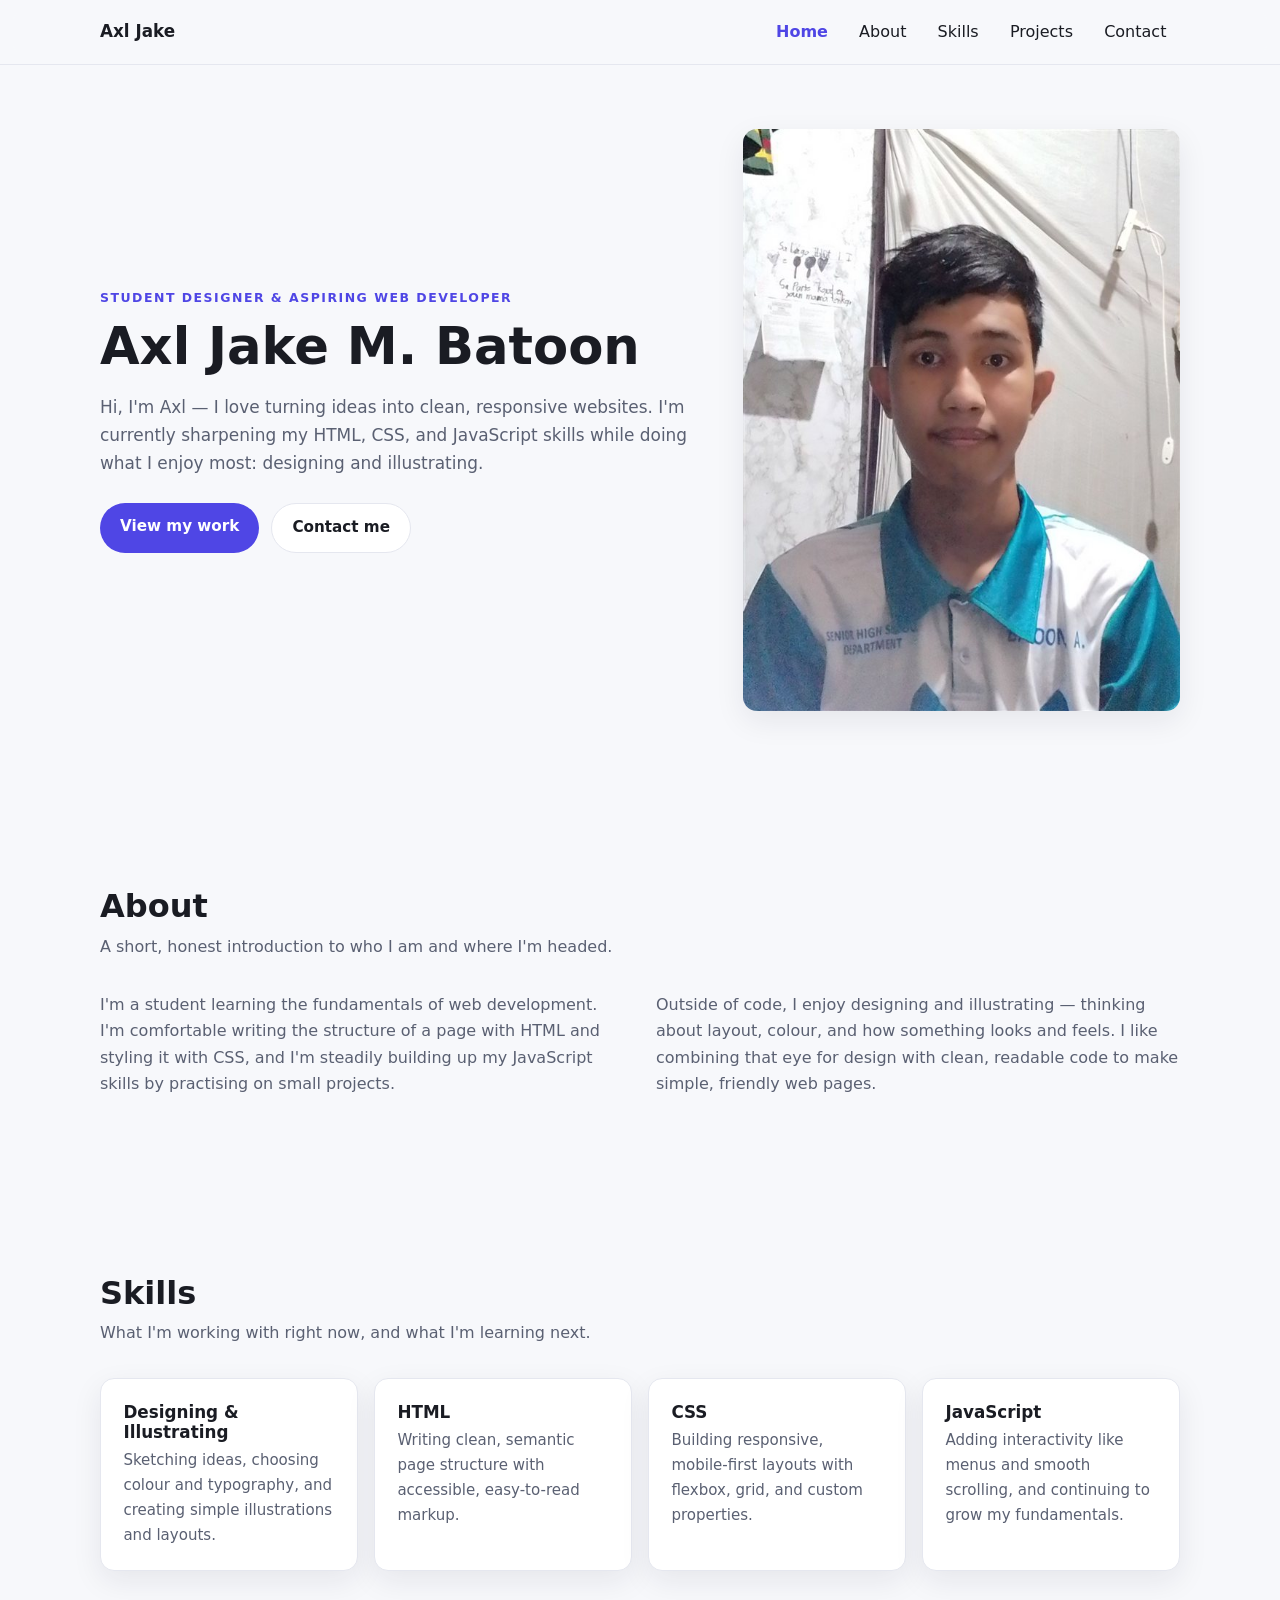
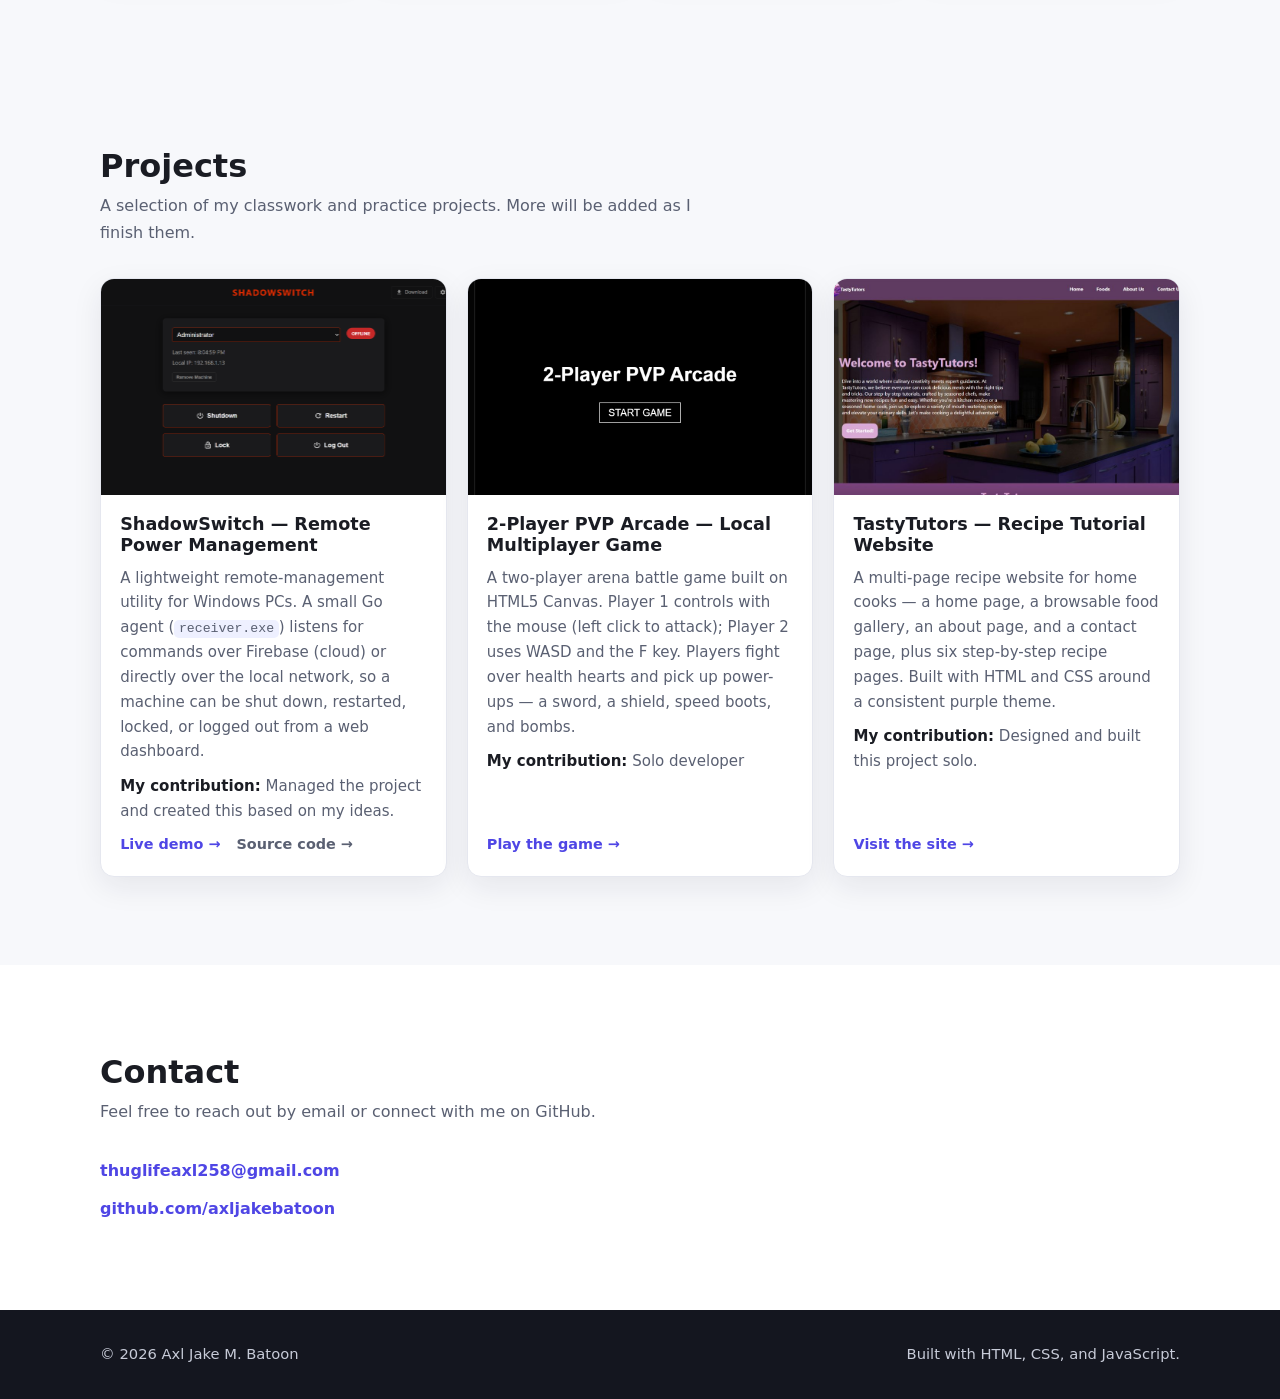
<file: index.html>
<!DOCTYPE html>
<html lang="en">
<head>
  <meta charset="UTF-8" />
  <meta name="viewport" content="width=device-width, initial-scale=1.0" />
  <meta name="description" content="Portfolio of Axl Jake M. Batoon — student designer and aspiring web developer." />
  <title>Axl Jake M. Batoon — Portfolio</title>
  <link rel="stylesheet" href="css/style.css" />
</head>
<body>
  <a class="skip-link" href="#home">Skip to content</a>

  <header class="site-header">
    <nav class="nav container" aria-label="Primary">
      <a class="nav__logo" href="#home">Axl Jake</a>

      <button
        class="nav__toggle"
        id="nav-toggle"
        aria-expanded="false"
        aria-controls="nav-menu"
        aria-label="Toggle navigation menu"
      >
        <span class="nav__toggle-bar"></span>
        <span class="nav__toggle-bar"></span>
        <span class="nav__toggle-bar"></span>
      </button>

      <ul class="nav__menu" id="nav-menu">
        <li><a href="#home">Home</a></li>
        <li><a href="#about">About</a></li>
        <li><a href="#skills">Skills</a></li>
        <li><a href="#projects">Projects</a></li>
        <li><a href="#contact">Contact</a></li>
      </ul>
    </nav>
  </header>

  <main>
    <!-- Home -->
    <section id="home" class="section hero">
      <div class="container hero__inner">
        <div class="hero__text">
          <p class="hero__eyebrow">Student Designer &amp; Aspiring Web Developer</p>
          <h1>Axl Jake M. Batoon</h1>
          <p class="hero__intro">
            Hi, I'm Axl — I love turning ideas into clean, responsive websites. I'm
            currently sharpening my HTML, CSS, and JavaScript skills while doing what
            I enjoy most: designing and illustrating.
          </p>
          <div class="hero__actions">
            <a class="btn btn--primary" href="#projects">View my work</a>
            <a class="btn btn--ghost" href="#contact">Contact me</a>
          </div>
        </div>

        <div class="hero__media">
          <img
            src="images/profile.jpg"
            alt="Portrait photo of Axl Jake M. Batoon"
            width="600"
            height="800"
          />
        </div>
      </div>
    </section>

    <!-- About -->
    <section id="about" class="section">
      <div class="container">
        <h2 class="section__title">About</h2>
        <p class="section__lead">
          A short, honest introduction to who I am and where I'm headed.
        </p>
        <div class="about__grid">
          <p>
            I'm a student learning the fundamentals of web development. I'm comfortable
            writing the structure of a page with HTML and styling it with CSS, and I'm
            steadily building up my JavaScript skills by practising on small projects.
          </p>
          <p>
            Outside of code, I enjoy designing and illustrating — thinking about layout,
            colour, and how something looks and feels. I like combining that eye for
            design with clean, readable code to make simple, friendly web pages.
          </p>
        </div>
      </div>
    </section>

    <!-- Skills -->
    <section id="skills" class="section">
      <div class="container">
        <h2 class="section__title">Skills</h2>
        <p class="section__lead">
          What I'm working with right now, and what I'm learning next.
        </p>
        <ul class="skills__grid">
          <li class="skill-card">
            <h3>Designing &amp; Illustrating</h3>
            <p>Sketching ideas, choosing colour and typography, and creating simple illustrations and layouts.</p>
          </li>
          <li class="skill-card">
            <h3>HTML</h3>
            <p>Writing clean, semantic page structure with accessible, easy-to-read markup.</p>
          </li>
          <li class="skill-card">
            <h3>CSS</h3>
            <p>Building responsive, mobile-first layouts with flexbox, grid, and custom properties.</p>
          </li>
          <li class="skill-card">
            <h3>JavaScript</h3>
            <p>Adding interactivity like menus and smooth scrolling, and continuing to grow my fundamentals.</p>
          </li>
        </ul>
      </div>
    </section>

    <!-- Projects -->
    <section id="projects" class="section">
      <div class="container">
        <h2 class="section__title">Projects</h2>
        <p class="section__lead">
          A selection of my classwork and practice projects. More will be added as I
          finish them.
        </p>

        <div class="projects__grid">
          <article class="project-card">
            <img src="images/shadow-switch-sceenshot.png" alt="ShadowSwitch web dashboard showing a selected machine and Shutdown, Restart, Lock, and Log Out controls" />
            <div class="project-card__body">
              <h3>ShadowSwitch — Remote Power Management</h3>
              <p>
                A lightweight remote-management utility for Windows PCs. A small Go agent
                (<code>receiver.exe</code>) listens for commands over Firebase (cloud) or
                directly over the local network, so a machine can be shut down, restarted,
                locked, or logged out from a web dashboard.
              </p>
              <p class="project-card__role">
                <strong>My contribution:</strong> Managed the project and created this based on my ideas.
              </p>
              <div class="project-card__links">
                <a class="project-card__link" href="https://project-fuoj8.vercel.app" target="_blank" rel="noopener noreferrer">Live demo &rarr;</a>
                <a class="project-card__link project-card__link--muted" href="https://github.com/Kevsssssss/shadow-switch" target="_blank" rel="noopener noreferrer">Source code &rarr;</a>
              </div>
            </div>
          </article>

          <article class="project-card">
            <img src="images/2-player-pvp.png" alt="Screenshot of the 2-Player PVP Arcade game showing the title menu and arena" />
            <div class="project-card__body">
              <h3>2-Player PVP Arcade — Local Multiplayer Game</h3>
              <p>
                A two-player arena battle game built on HTML5 Canvas. Player 1 controls
                with the mouse (left click to attack); Player 2 uses WASD and the F key.
                Players fight over health hearts and pick up power-ups — a sword, a
                shield, speed boots, and bombs.
              </p>
              <p class="project-card__role">
                <strong>My contribution:</strong> Solo developer
              </p>
              <div class="project-card__links">
                <a class="project-card__link" href="projects/2-player-pvp/" target="_blank" rel="noopener noreferrer">Play the game &rarr;</a>
              </div>
            </div>
          </article>

          <article class="project-card">
            <img src="images/tastytutors.jpg" alt="TastyTutors recipe website homepage showing a purple kitchen and the site navigation" />
            <div class="project-card__body">
              <h3>TastyTutors — Recipe Tutorial Website</h3>
              <p>
                A multi-page recipe website for home cooks — a home page, a browsable food
                gallery, an about page, and a contact page, plus six step-by-step recipe
                pages. Built with HTML and CSS around a consistent purple theme.
              </p>
              <p class="project-card__role">
                <strong>My contribution:</strong> Designed and built this project solo.
              </p>
              <div class="project-card__links">
                <a class="project-card__link" href="projects/TastyTutors/home.html" target="_blank" rel="noopener noreferrer">Visit the site &rarr;</a>
              </div>
            </div>
          </article>
        </div>
      </div>
    </section>

    <!-- Contact -->
    <section id="contact" class="section section--alt">
      <div class="container">
        <h2 class="section__title">Contact</h2>
        <p class="section__lead">
          Feel free to reach out by email or connect with me on GitHub.
        </p>
        <ul class="contact__list">
          <li>
            <a href="mailto:thuglifeaxl258@gmail.com">thuglifeaxl258@gmail.com</a>
          </li>
          <li>
            <a href="https://github.com/axljakebatoon" target="_blank" rel="noopener noreferrer">
              github.com/axljakebatoon
            </a>
          </li>
        </ul>
      </div>
    </section>
  </main>

  <footer class="site-footer">
    <div class="container site-footer__inner">
      <p>&copy; <span id="year">2026</span> Axl Jake M. Batoon</p>
      <p>Built with HTML, CSS, and JavaScript.</p>
    </div>
  </footer>

  <script src="js/script.js"></script>
</body>
</html>
</file>
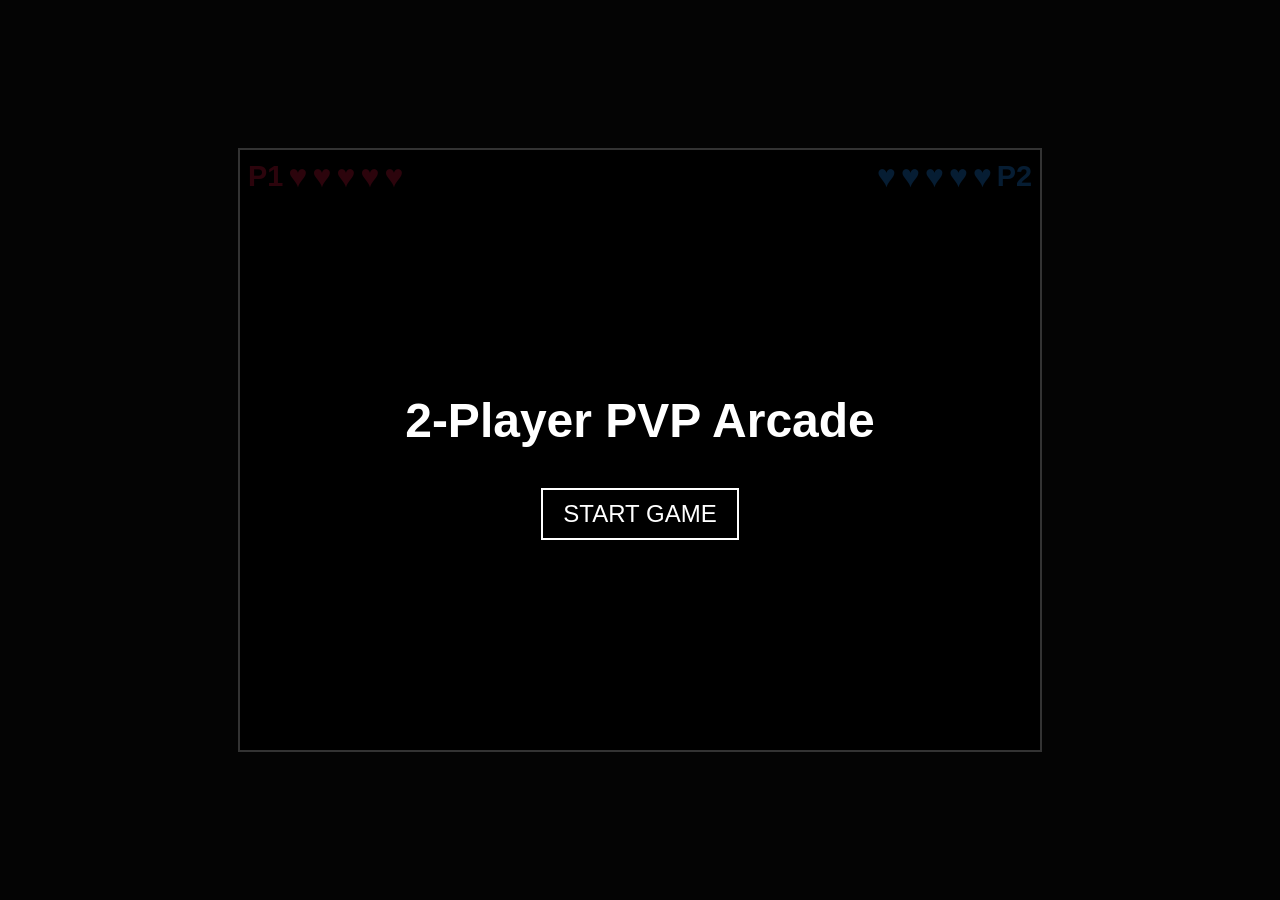
<file: projects/2-player-pvp/index.html>
<!DOCTYPE html>
<html lang="en">
<head>
    <meta charset="UTF-8">
    <meta name="viewport" content="width=device-width, initial-scale=1.0">
    <title>2-Player PVP Arcade</title>
    <link rel="stylesheet" href="style.css">
</head>
<body>
    <div id="menuOverlay" class="overlay">
        <h1>2-Player PVP Arcade</h1>
        <button id="startBtn" class="button">Start Game</button>
    </div>

    <div id="lobbyOverlay" class="overlay">
        <h1>Prepare</h1>
        <div class="player-status">
            <div class="p1-status">
                <p>Player 1 (Red)</p>
                <div id="p1ReadyDot" class="dot"></div>
                <p class="controls">Move: Mouse</p>
            </div>
            <div class="p2-status">
                <p>Player 2 (Blue)</p>
                <div id="p2ReadyDot" class="dot"></div>
                <p class="controls">Move: WASD</p>
            </div>
        </div>
        <p style="margin-top: 20px;">
            Player 1, move your mouse to ready up. <br> Player 2, press WASD to ready up.
        </p>
    </div>

    <div id="countdownOverlay" class="overlay">
        <p id="countdownText"></p>
    </div>

    <div id="gameOverOverlay" class="overlay">
        <h1 id="winnerText">Player X Wins!</h1>
        <button id="restartBtn" class="button">Restart</button>
    </div>

    <div class="game-container">
        <div id="gameUI">
            <div id="p1Hearts" class="health-bar">
                <p class="player-label" style="color: crimson;">P1</p>
            </div>
            <div id="p2Hearts" class="health-bar">
                <p class="player-label" style="color: dodgerblue;">P2</p>
            </div>
        </div>

        <canvas id="gameCanvas" width="800" height="600"></canvas>
    </div>

    <script src="script.js"></script>

</body>
</html>
</file>
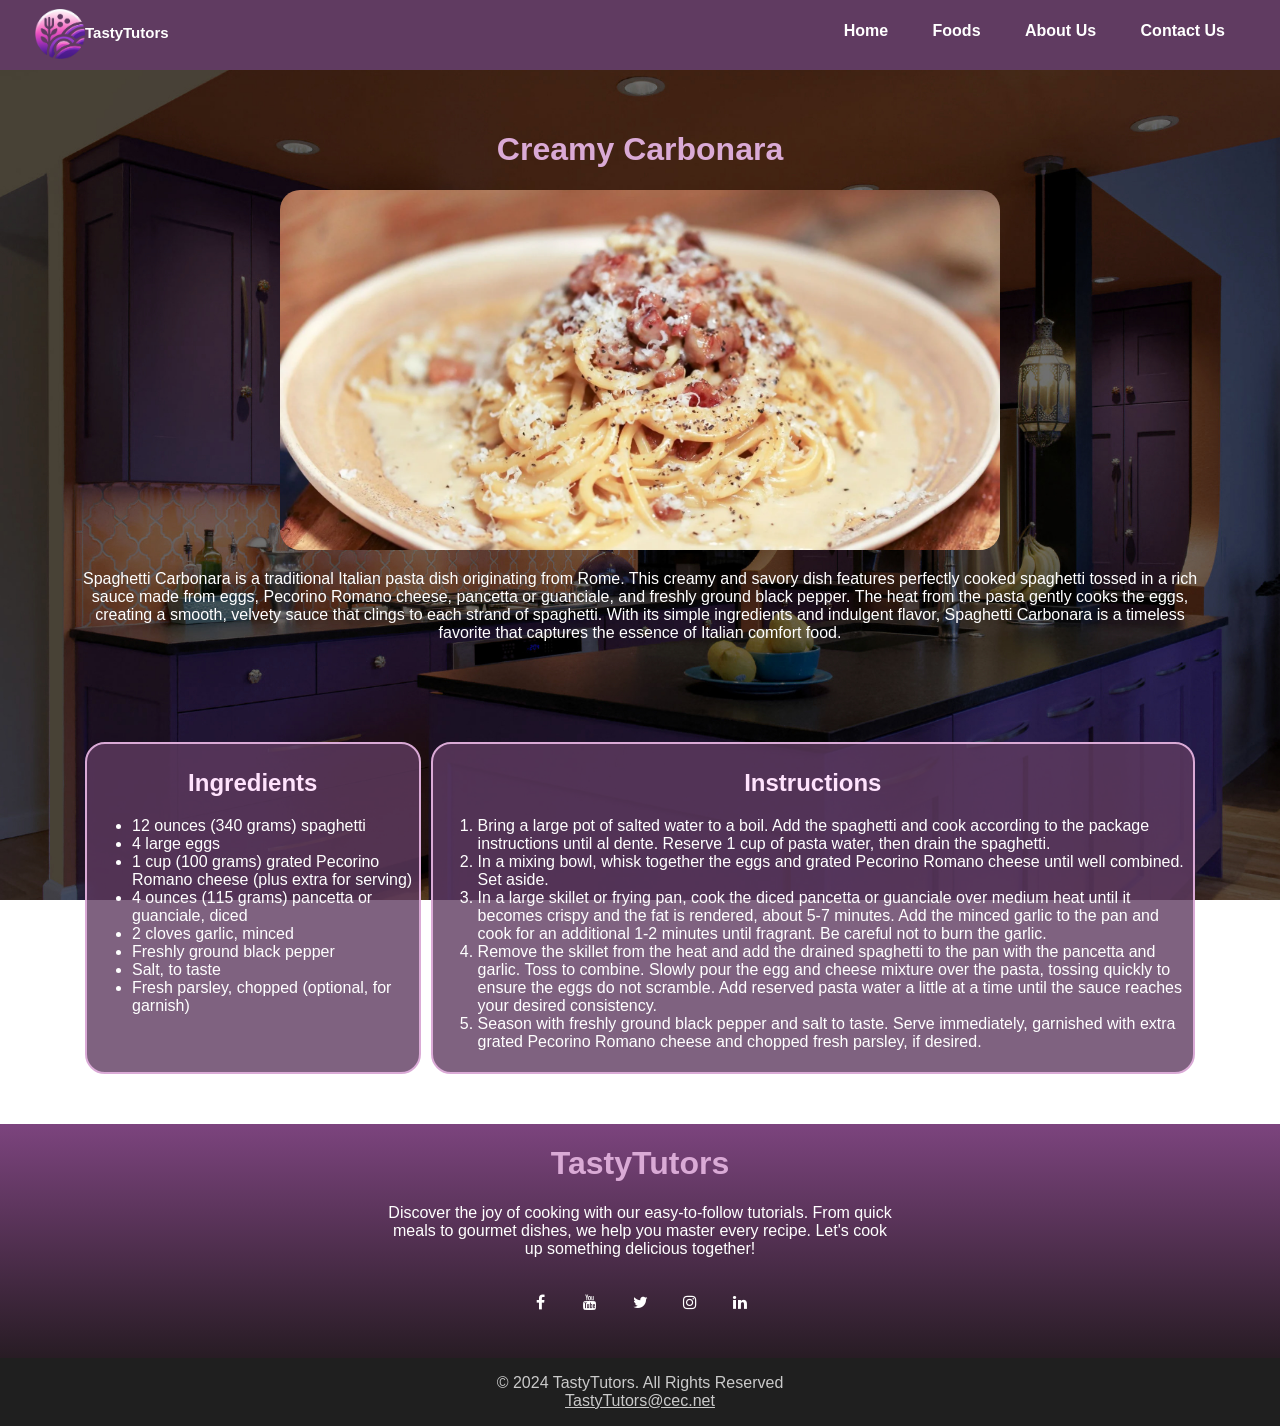
<file: projects/TastyTutors/1carbonara.html>
<!DOCTYPE html>

<html lang="en">
    <head>
        <meta charset="UTF-8">
        <meta name="viewport" content="width=device-width, initial-scale=1.0">
        <link rel="stylesheet" href="https://cdnjs.cloudflare.com/ajax/libs/font-awesome/4.7.0/css/font-awesome.min.css">
        <link rel="stylesheet" href="styles.css">
        <link rel="icon" href="media\icon.png" type="icon/jpg"><!--Butanganan og icon-->
        <title>Creamy Carbonara</title>
    </head>
    <body background="media/hero image.jpg">
        <nav>
            <div class="header-box">
                <div class="icon-area">
                    <a href="home.html">
                        <div class="icon-button">
                            <img src="media\icon.png" alt="icon"><!--Butanganan og icon-->
                            <p>TastyTutors</p>
                        </div>
                    </a>
                </div>
                <div class="nav-links">
                    <a href="home.html">Home</a>
                    <a href="foods.html">Foods</a>
                    <a href="about.html">About Us</a>
                    <a href="contact.html">Contact Us</a>
                </div>
            </div>
        </nav>
        <main>
            <div class="container">
                <div class="top-area">
                    <h1>Creamy Carbonara</h1>
                    <img src="media/1.webp" alt="image of carbonara">
                    <p>Spaghetti Carbonara is a traditional Italian pasta dish originating from Rome. This creamy and savory dish features perfectly cooked spaghetti tossed in a rich sauce made from eggs, Pecorino Romano cheese, pancetta or guanciale, and freshly ground black pepper. The heat from the pasta gently cooks the eggs, creating a smooth, velvety sauce that clings to each strand of spaghetti. With its simple ingredients and indulgent flavor, Spaghetti Carbonara is a timeless favorite that captures the essence of Italian comfort food.</p>
                </div>
                <div class="bottom-area">
                    <div class="box-info1">
                        <h2>Ingredients</h2>
                        <ul>
                            <li>12 ounces (340 grams) spaghetti</li>
                            <li>4 large eggs</li>
                            <li>1 cup (100 grams) grated Pecorino Romano cheese (plus extra for serving)</li>
                            <li>4 ounces (115 grams) pancetta or guanciale, diced</li>
                            <li>2 cloves garlic, minced</li>
                            <li>Freshly ground black pepper</li>
                            <li>Salt, to taste</li>
                            <li>Fresh parsley, chopped (optional, for garnish)</li>
                        </ul>
                    </div>
                    <div class="box-info2">
                        <h2>Instructions</h2>
                        <ol>
                            <li>Bring a large pot of salted water to a boil. Add the spaghetti and cook according to the package instructions until al dente. Reserve 1 cup of pasta water, then drain the spaghetti.</li>
                            <li>In a mixing bowl, whisk together the eggs and grated Pecorino Romano cheese until well combined. Set aside.</li>
                            <li>In a large skillet or frying pan, cook the diced pancetta or guanciale over medium heat until it becomes crispy and the fat is rendered, about 5-7 minutes. Add the minced garlic to the pan and cook for an additional 1-2 minutes until fragrant. Be careful not to burn the garlic.</li>
                            <li>Remove the skillet from the heat and add the drained spaghetti to the pan with the pancetta and garlic. Toss to combine. Slowly pour the egg and cheese mixture over the pasta, tossing quickly to ensure the eggs do not scramble. Add reserved pasta water a little at a time until the sauce reaches your desired consistency.</li>
                            <li>Season with freshly ground black pepper and salt to taste. Serve immediately, garnished with extra grated Pecorino Romano cheese and chopped fresh parsley, if desired.</li>
                        </ol>
                    </div>
                </div>
            </div>
        </main>
        <footer>
            <div class="footer-container1">
                <h1>TastyTutors</h1>
                <p>Discover the joy of cooking with our easy-to-follow tutorials. From quick meals to gourmet dishes, we help you master every recipe. Let's cook up something delicious together!</p>
                <div class="icon-area">
                    <div class="icon"><a href="#"><p class="fa fa-facebook"></p></a></div>
                    <div class="icon"><a href="#"><p class="fa fa-youtube"></p></a></div>
                    <div class="icon"><a href="#"><p class="fa fa-twitter"></p></a></div>
                    <div class="icon"><a href="#"><p class="fa fa-instagram"></p></a></div>
                    <div class="icon"><a href="#"><p class="fa fa-linkedin"></p></a></div>
                </div>
            </div>
            <div class="footer-container2">
                <p>&copy; 2024 TastyTutors. All Rights Reserved <br/> <a href="mailto: tastytutors@cec.net">TastyTutors@cec.net</a></p>
            </div>
        </footer>
    </body>
</html>
</file>
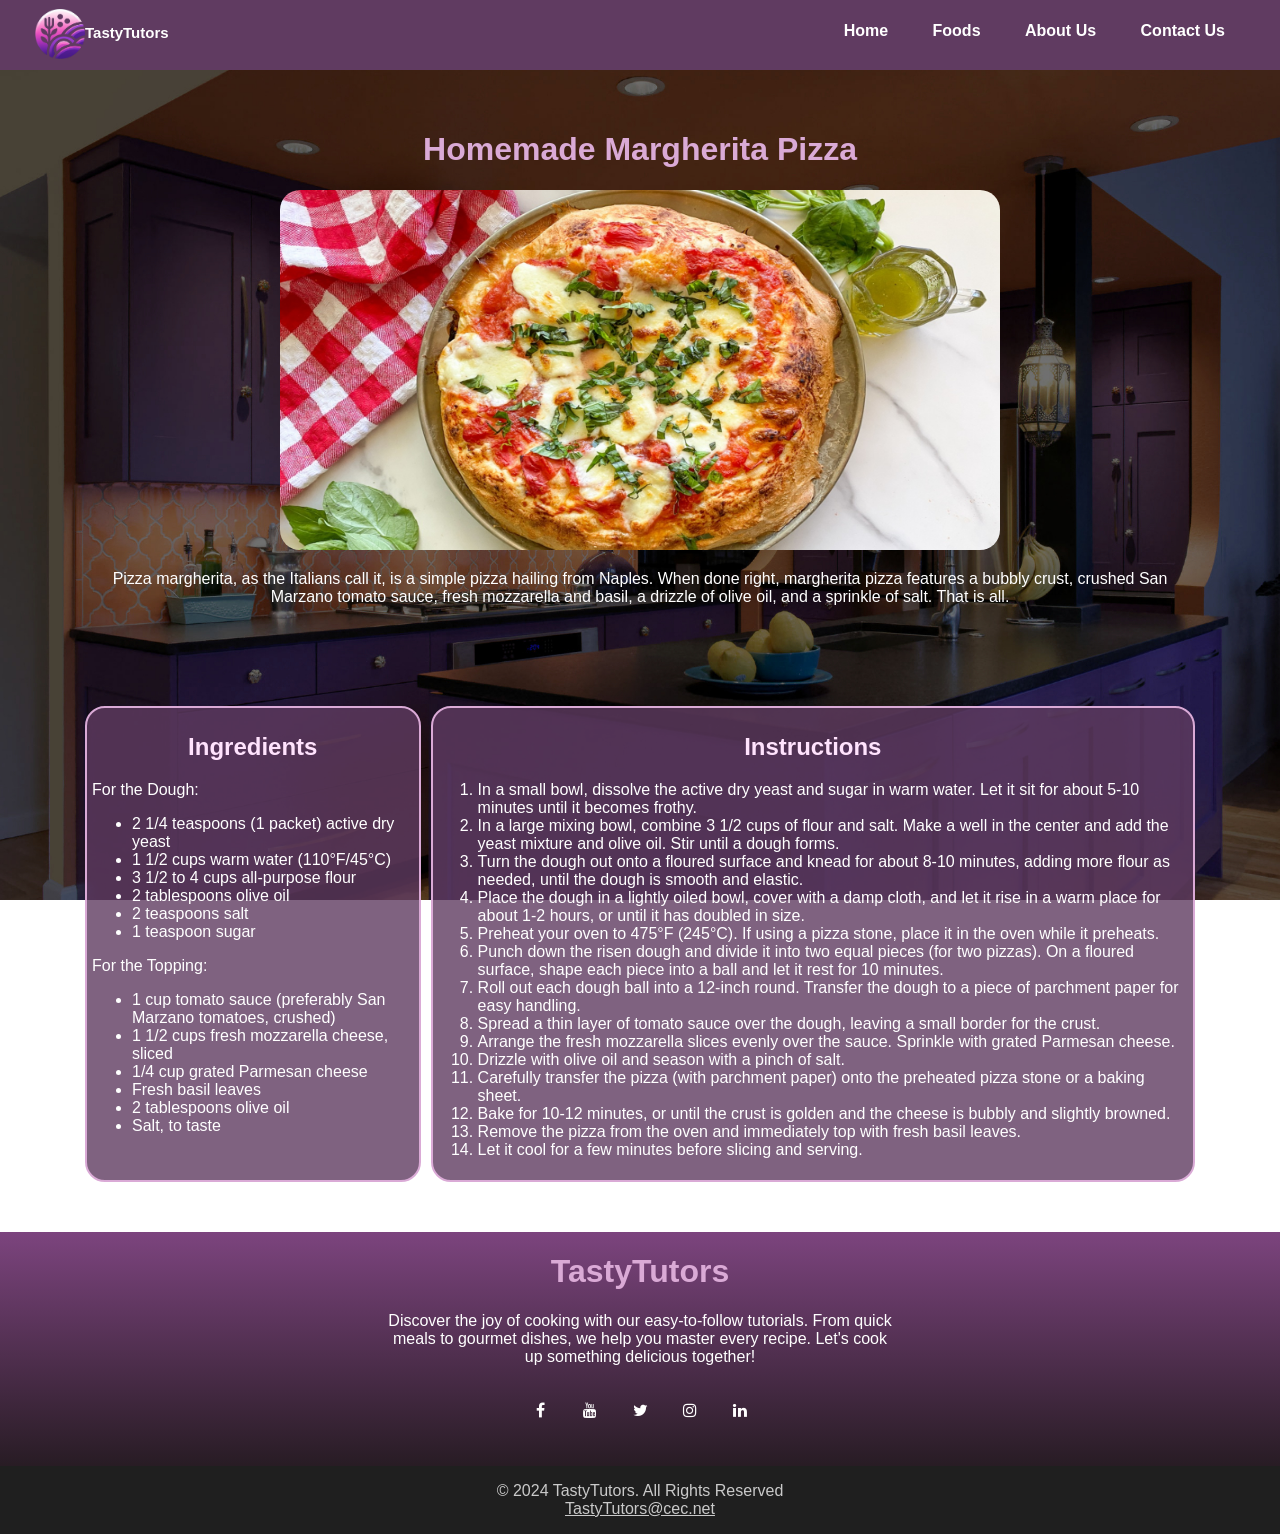
<file: projects/TastyTutors/2homemademargherita Pizza.html>
<!DOCTYPE html>

<html lang="en">
    <head>
        <meta charset="UTF-8">
        <meta name="viewport" content="width=device-width, initial-scale=1.0">
        <link rel="stylesheet" href="https://cdnjs.cloudflare.com/ajax/libs/font-awesome/4.7.0/css/font-awesome.min.css">
        <link rel="stylesheet" href="styles.css">
        <link rel="icon" href="media\icon.png" type="icon/jpg"><!--Butanganan og icon-->
        <title>Homemade Margherita Pizza</title>
    </head>
    <body background="media/hero image.jpg">
        <nav>
            <div class="header-box">
                <div class="icon-area">
                    <a href="home.html">
                        <div class="icon-button">
                            <img src="media\icon.png" alt="icon"><!--Butanganan og icon-->
                            <p>TastyTutors</p>
                        </div>
                    </a>
                </div>
                <div class="nav-links">
                    <a href="home.html">Home</a>
                    <a href="foods.html">Foods</a>
                    <a href="about.html">About Us</a>
                    <a href="contact.html">Contact Us</a>
                </div>
            </div>
        </nav>
        <main>
            <div class="container">
                <div class="top-area">
                    <h1>Homemade Margherita Pizza</h1>
                    <img src="media/2.jpg" alt="image of margherita pizza">
                    <p>Pizza margherita, as the Italians call it, is a simple pizza hailing from Naples. When done right, margherita pizza features a bubbly crust, crushed San Marzano tomato sauce, fresh mozzarella and basil, a drizzle of olive oil, and a sprinkle of salt. That is all.</p>
                </div>
                <div class="bottom-area">
                    <div class="box-info1">
                        <h2>Ingredients</h2>
                        <p>For the Dough:</p>
                        <ul>
                            <li>2 1/4 teaspoons (1 packet) active dry yeast</li>
                            <li>1 1/2 cups warm water (110°F/45°C)</li>
                            <li>3 1/2 to 4 cups all-purpose flour</li>
                            <li>2 tablespoons olive oil</li>
                            <li>2 teaspoons salt</li>
                            <li>1 teaspoon sugar</li>
                        </ul>
                        <p>For the Topping:</p>
                        <ul>
                            <li>1 cup tomato sauce (preferably San Marzano tomatoes, crushed)</li>
                            <li>1 1/2 cups fresh mozzarella cheese, sliced</li>
                            <li>1/4 cup grated Parmesan cheese</li>
                            <li>Fresh basil leaves</li>
                            <li>2 tablespoons olive oil</li>
                            <li>Salt, to taste</li>
                        </ul>
                    </div>
                    <div class="box-info2">
                        <h2>Instructions</h2>
                        <ol>
                            <li>In a small bowl, dissolve the active dry yeast and sugar in warm water. Let it sit for about 5-10 minutes until it becomes frothy.</li>
                            <li>In a large mixing bowl, combine 3 1/2 cups of flour and salt. Make a well in the center and add the yeast mixture and olive oil. Stir until a dough forms.</li>
                            <li>Turn the dough out onto a floured surface and knead for about 8-10 minutes, adding more flour as needed, until the dough is smooth and elastic.</li>
                            <li>Place the dough in a lightly oiled bowl, cover with a damp cloth, and let it rise in a warm place for about 1-2 hours, or until it has doubled in size.</li>
                            <li>Preheat your oven to 475°F (245°C). If using a pizza stone, place it in the oven while it preheats.</li>
                            <li>Punch down the risen dough and divide it into two equal pieces (for two pizzas). On a floured surface, shape each piece into a ball and let it rest for 10 minutes.</li>
                            <li>Roll out each dough ball into a 12-inch round. Transfer the dough to a piece of parchment paper for easy handling.</li>
                            <li>Spread a thin layer of tomato sauce over the dough, leaving a small border for the crust.</li>
                            <li>Arrange the fresh mozzarella slices evenly over the sauce. Sprinkle with grated Parmesan cheese.</li>
                            <li>Drizzle with olive oil and season with a pinch of salt.</li>
                            <li>Carefully transfer the pizza (with parchment paper) onto the preheated pizza stone or a baking sheet.</li>
                            <li>Bake for 10-12 minutes, or until the crust is golden and the cheese is bubbly and slightly browned.</li>
                            <li>Remove the pizza from the oven and immediately top with fresh basil leaves.</li>
                            <li>Let it cool for a few minutes before slicing and serving.</li>

                        </ol>
                    </div>
                </div>
            </div>
        </main>
        <footer>
            <div class="footer-container1">
                <h1>TastyTutors</h1>
                <p>Discover the joy of cooking with our easy-to-follow tutorials. From quick meals to gourmet dishes, we help you master every recipe. Let's cook up something delicious together!</p>
                <div class="icon-area">
                    <div class="icon"><a href="#"><p class="fa fa-facebook"></p></a></div>
                    <div class="icon"><a href="#"><p class="fa fa-youtube"></p></a></div>
                    <div class="icon"><a href="#"><p class="fa fa-twitter"></p></a></div>
                    <div class="icon"><a href="#"><p class="fa fa-instagram"></p></a></div>
                    <div class="icon"><a href="#"><p class="fa fa-linkedin"></p></a></div>
                </div>
            </div>
            <div class="footer-container2">
                <p>&copy; 2024 TastyTutors. All Rights Reserved <br/> <a href="mailto: tastytutors@cec.net">TastyTutors@cec.net</a></p>
            </div>
        </footer>
    </body>
</html>
</file>
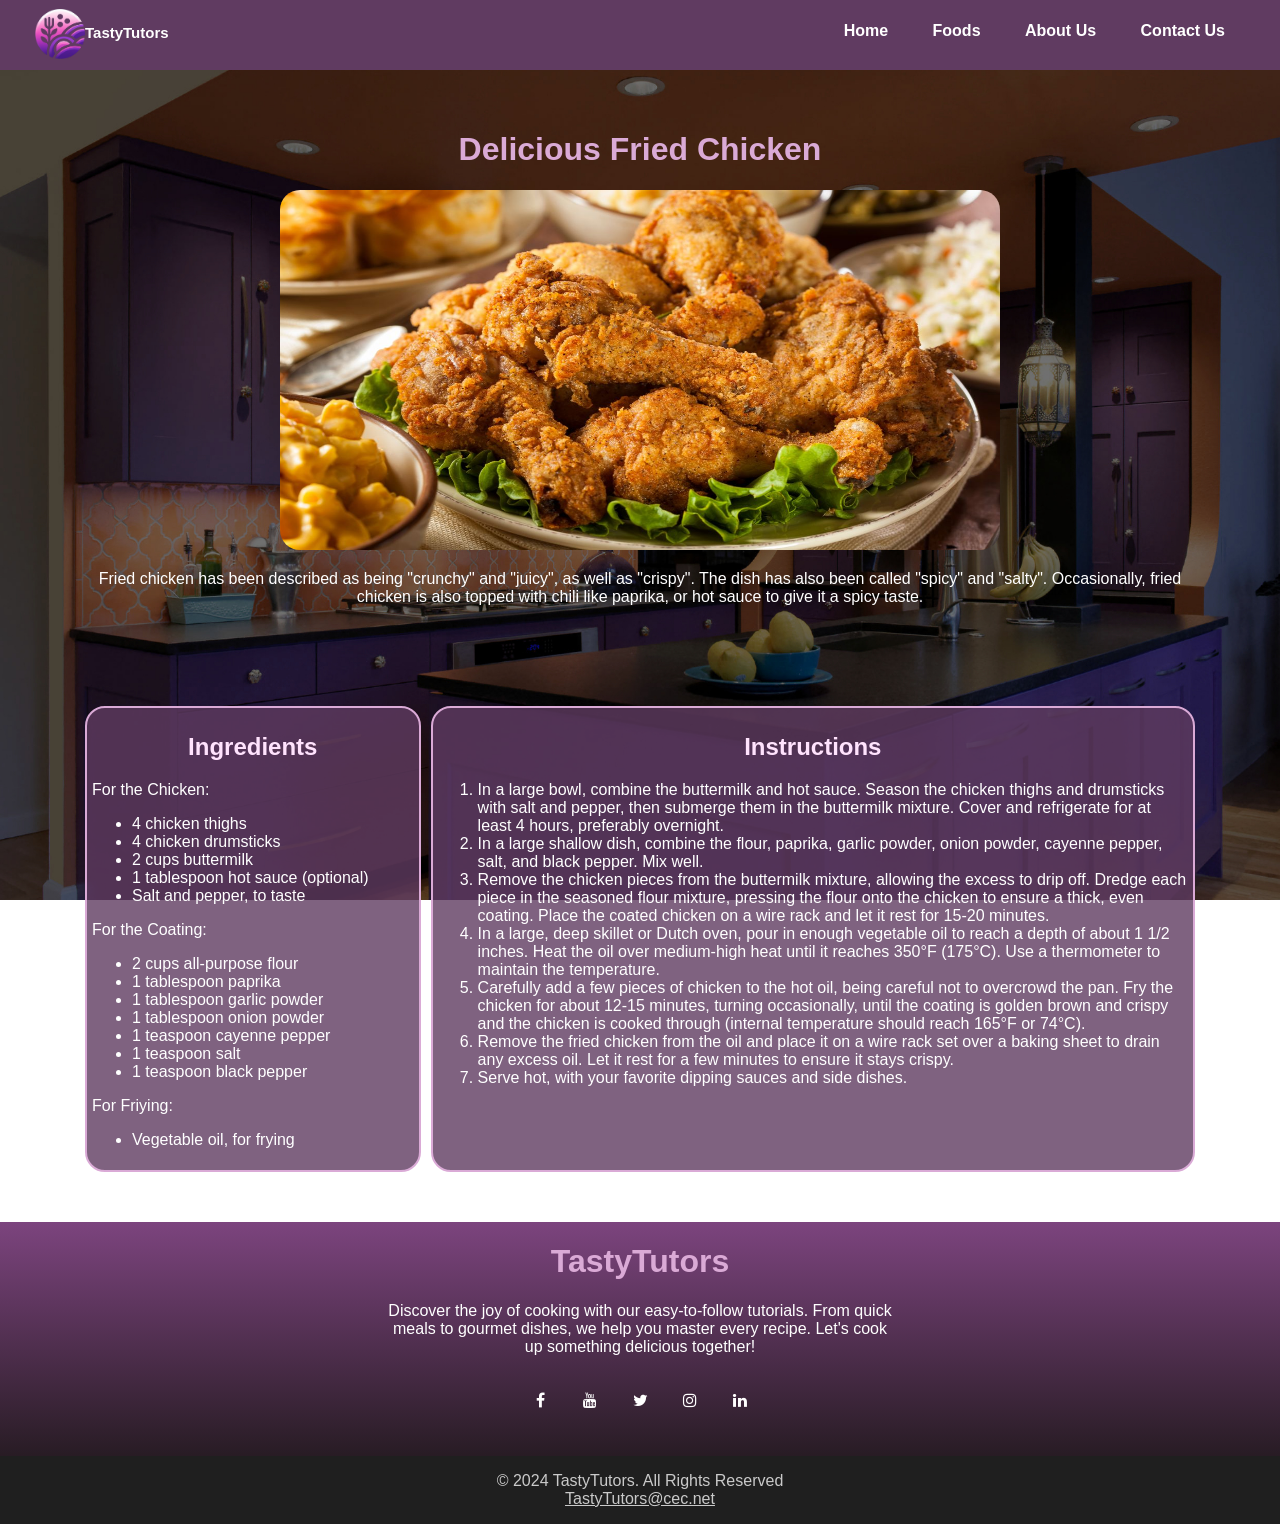
<file: projects/TastyTutors/3friedchicken.html>
<!DOCTYPE html>

<html lang="en">
    <head>
        <meta charset="UTF-8">
        <meta name="viewport" content="width=device-width, initial-scale=1.0">
        <link rel="stylesheet" href="https://cdnjs.cloudflare.com/ajax/libs/font-awesome/4.7.0/css/font-awesome.min.css">
        <link rel="stylesheet" href="styles.css">
        <link rel="icon" href="media\icon.png" type="icon/jpg"><!--Butanganan og icon-->
        <title>Delicious Fried Chicken</title>
    </head>
    <body background="media/hero image.jpg">
        <nav>
            <div class="header-box">
                <div class="icon-area">
                    <a href="home.html">
                        <div class="icon-button">
                            <img src="media\icon.png" alt="icon"><!--Butanganan og icon-->
                            <p>TastyTutors</p>
                        </div>
                    </a>
                </div>
                <div class="nav-links">
                    <a href="home.html">Home</a>
                    <a href="foods.html">Foods</a>
                    <a href="about.html">About Us</a>
                    <a href="contact.html">Contact Us</a>
                </div>
            </div>
        </nav>
        <main>
            <div class="container">
                <div class="top-area">
                    <h1>Delicious Fried Chicken</h1>
                    <img src="media/3.jpg" alt="image of fried chicken">
                    <p>Fried chicken has been described as being "crunchy" and "juicy", as well as "crispy". The dish has also been called "spicy" and "salty". Occasionally, fried chicken is also topped with chili like paprika, or hot sauce to give it a spicy taste.</p>
                </div>
                <div class="bottom-area">
                    <div class="box-info1">
                        <h2>Ingredients</h2>
                        <p>For the Chicken:</p>
                        <ul>
                            <li>4 chicken thighs</li>
                            <li>4 chicken drumsticks</li>
                            <li>2 cups buttermilk</li>
                            <li>1 tablespoon hot sauce (optional)</li>
                            <li>Salt and pepper, to taste</li>
                        </ul>
                        <p>For the Coating:</p>
                        <ul>
                            <li>2 cups all-purpose flour</li>
                            <li>1 tablespoon paprika</li>
                            <li>1 tablespoon garlic powder</li>
                            <li>1 tablespoon onion powder</li>
                            <li>1 teaspoon cayenne pepper</li>
                            <li>1 teaspoon salt</li>
                            <li>1 teaspoon black pepper</li>
                        </ul>
                        <p>For Friying:</p>
                        <ul>
                            <li>Vegetable oil, for frying</li>
                        </ul>
                    </div>
                    <div class="box-info2">
                        <h2>Instructions</h2>
                        <ol>
                            <li>In a large bowl, combine the buttermilk and hot sauce. Season the chicken thighs and drumsticks with salt and pepper, then submerge them in the buttermilk mixture. Cover and refrigerate for at least 4 hours, preferably overnight.</li>
                            <li>In a large shallow dish, combine the flour, paprika, garlic powder, onion powder, cayenne pepper, salt, and black pepper. Mix well.</li>
                            <li>Remove the chicken pieces from the buttermilk mixture, allowing the excess to drip off. Dredge each piece in the seasoned flour mixture, pressing the flour onto the chicken to ensure a thick, even coating. Place the coated chicken on a wire rack and let it rest for 15-20 minutes.</li>
                            <li>In a large, deep skillet or Dutch oven, pour in enough vegetable oil to reach a depth of about 1 1/2 inches. Heat the oil over medium-high heat until it reaches 350°F (175°C). Use a thermometer to maintain the temperature.</li>
                            <li>Carefully add a few pieces of chicken to the hot oil, being careful not to overcrowd the pan. Fry the chicken for about 12-15 minutes, turning occasionally, until the coating is golden brown and crispy and the chicken is cooked through (internal temperature should reach 165°F or 74°C).</li>
                            <li>Remove the fried chicken from the oil and place it on a wire rack set over a baking sheet to drain any excess oil. Let it rest for a few minutes to ensure it stays crispy.</li>
                            <li>Serve hot, with your favorite dipping sauces and side dishes.</li>
                        </ol>
                    </div>
                </div>
            </div>
        </main>
        <footer>
            <div class="footer-container1">
                <h1>TastyTutors</h1>
                <p>Discover the joy of cooking with our easy-to-follow tutorials. From quick meals to gourmet dishes, we help you master every recipe. Let's cook up something delicious together!</p>
                <div class="icon-area">
                    <div class="icon"><a href="#"><p class="fa fa-facebook"></p></a></div>
                    <div class="icon"><a href="#"><p class="fa fa-youtube"></p></a></div>
                    <div class="icon"><a href="#"><p class="fa fa-twitter"></p></a></div>
                    <div class="icon"><a href="#"><p class="fa fa-instagram"></p></a></div>
                    <div class="icon"><a href="#"><p class="fa fa-linkedin"></p></a></div>
                </div>
            </div>
            <div class="footer-container2">
                <p>&copy; 2024 TastyTutors. All Rights Reserved <br/> <a href="mailto: tastytutors@cec.net">TastyTutors@cec.net</a></p>
            </div>
        </footer>
    </body>
</html>
</file>
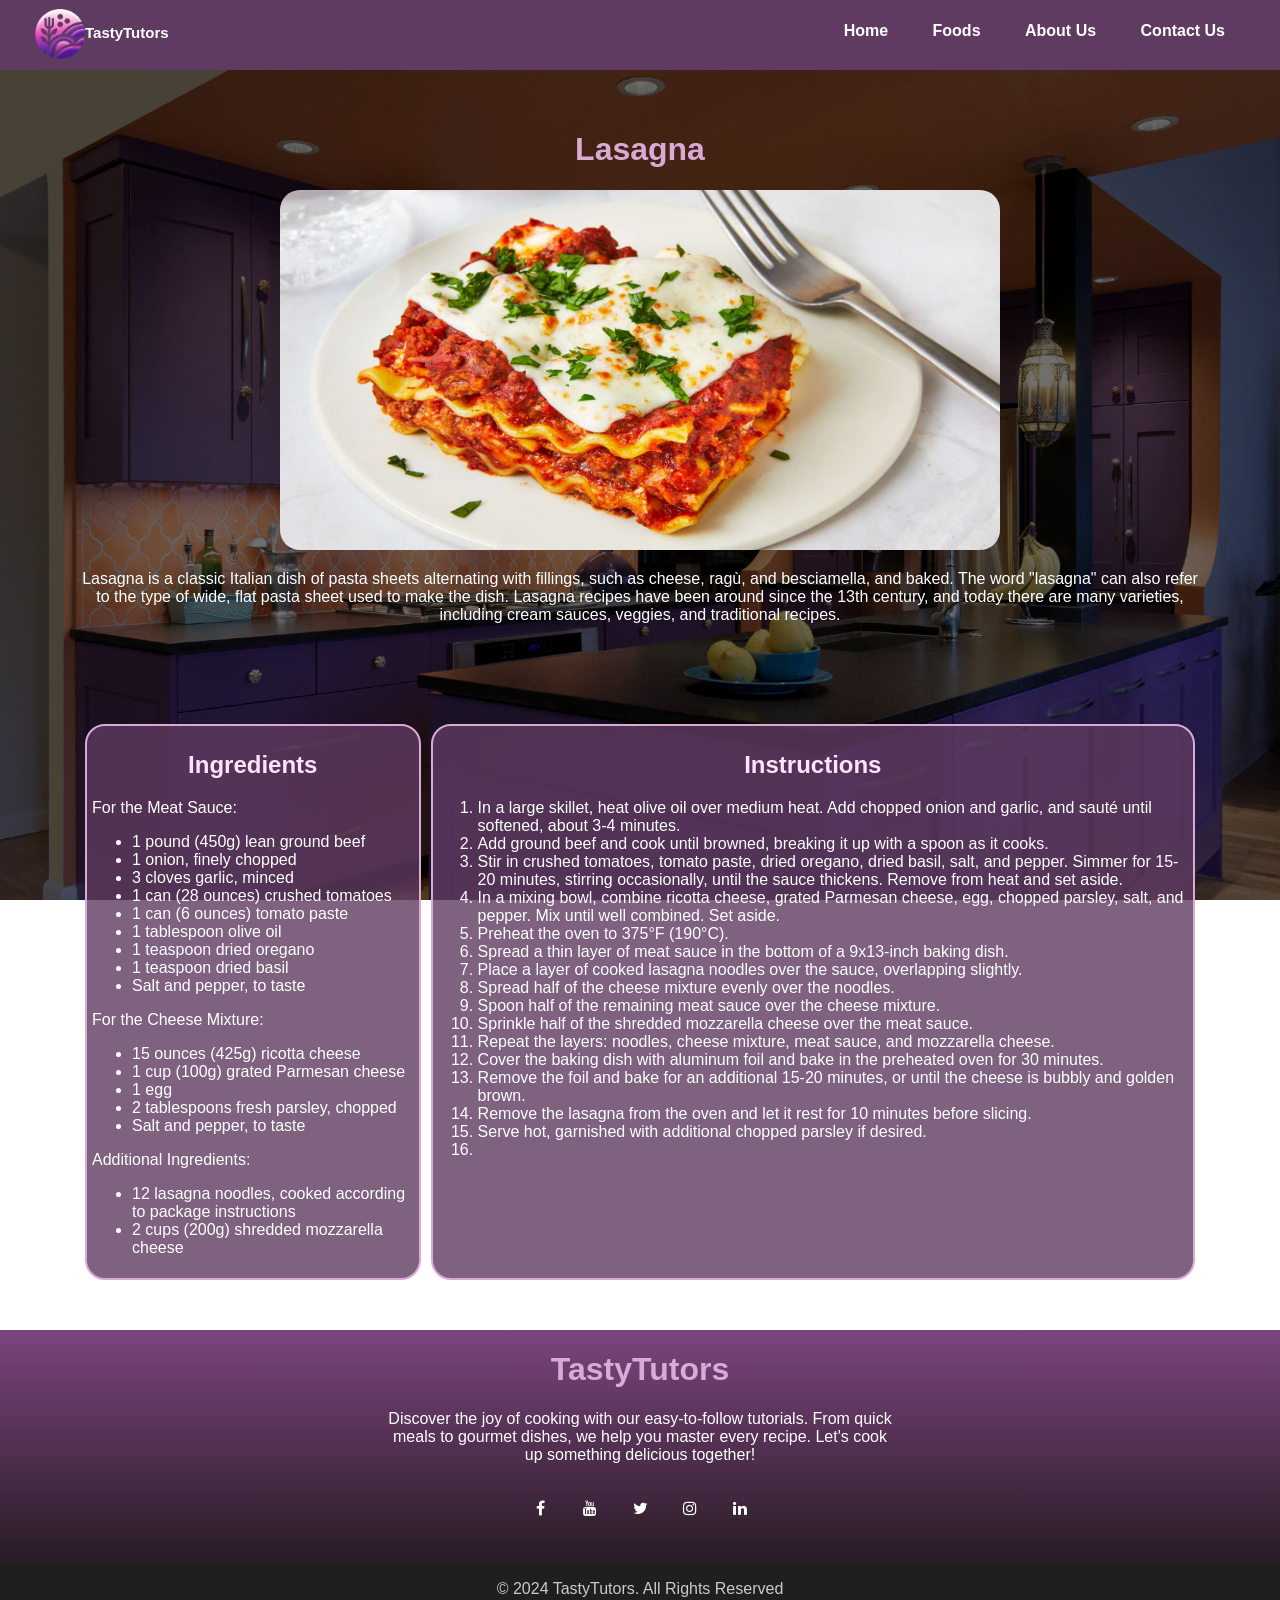
<file: projects/TastyTutors/4lasagna.html>
<!DOCTYPE html>

<html lang="en">
    <head>
        <meta charset="UTF-8">
        <meta name="viewport" content="width=device-width, initial-scale=1.0">
        <link rel="stylesheet" href="https://cdnjs.cloudflare.com/ajax/libs/font-awesome/4.7.0/css/font-awesome.min.css">
        <link rel="stylesheet" href="styles.css">
        <link rel="icon" href="media\icon.png" type="icon/jpg"><!--Butanganan og icon-->
        <title>Lasagna</title>
    </head>
    <body background="media/hero image.jpg">
        <nav>
            <div class="header-box">
                <div class="icon-area">
                    <a href="home.html">
                        <div class="icon-button">
                            <img src="media\icon.png" alt="icon"><!--Butanganan og icon-->
                            <p>TastyTutors</p>
                        </div>
                    </a>
                </div>
                <div class="nav-links">
                    <a href="home.html">Home</a>
                    <a href="foods.html">Foods</a>
                    <a href="about.html">About Us</a>
                    <a href="contact.html">Contact Us</a>
                </div>
            </div>
        </nav>
        <main>
            <div class="container">
                <div class="top-area">
                    <h1>Lasagna</h1>
                    <img src="media/4.jpg" alt="image of fried lasagna">
                    <p>Lasagna is a classic Italian dish of pasta sheets alternating with fillings, such as cheese, ragù, and besciamella, and baked. The word "lasagna" can also refer to the type of wide, flat pasta sheet used to make the dish. Lasagna recipes have been around since the 13th century, and today there are many varieties, including cream sauces, veggies, and traditional recipes.</p>
                </div>
                <div class="bottom-area">
                    <div class="box-info1">
                        <h2>Ingredients</h2>
                        <p>For the Meat Sauce:</p>
                        <ul>
                            <li>1 pound (450g) lean ground beef</li>
                            <li>1 onion, finely chopped</li>
                            <li>3 cloves garlic, minced</li>
                            <li>1 can (28 ounces) crushed tomatoes</li>
                            <li>1 can (6 ounces) tomato paste</li>
                            <li>1 tablespoon olive oil</li>
                            <li>1 teaspoon dried oregano</li>
                            <li>1 teaspoon dried basil</li>
                            <li>Salt and pepper, to taste</li>
                        </ul>
                        <p>For the  Cheese Mixture:</p>
                        <ul>
                            <li>15 ounces (425g) ricotta cheese</li>
                            <li>1 cup (100g) grated Parmesan cheese</li>
                            <li>1 egg</li>
                            <li>2 tablespoons fresh parsley, chopped</li>
                            <li>Salt and pepper, to taste</li>
                        </ul>
                        <p>Additional Ingredients:</p>
                        <ul>
                            <li>12 lasagna noodles, cooked according to package instructions</li>
                            <li>2 cups (200g) shredded mozzarella cheese</li>
                        </ul>
                    </div>
                    <div class="box-info2">
                        <h2>Instructions</h2>
                        <ol>
                            <li>In a large skillet, heat olive oil over medium heat. Add chopped onion and garlic, and sauté until softened, about 3-4 minutes.</li>
                            <li>Add ground beef and cook until browned, breaking it up with a spoon as it cooks.</li>
                            <li>Stir in crushed tomatoes, tomato paste, dried oregano, dried basil, salt, and pepper. Simmer for 15-20 minutes, stirring occasionally, until the sauce thickens. Remove from heat and set aside.</li>
                            <li>In a mixing bowl, combine ricotta cheese, grated Parmesan cheese, egg, chopped parsley, salt, and pepper. Mix until well combined. Set aside.</li>
                            <li>Preheat the oven to 375°F (190°C).</li>
                            <li>Spread a thin layer of meat sauce in the bottom of a 9x13-inch baking dish.</li>
                            <li>Place a layer of cooked lasagna noodles over the sauce, overlapping slightly.</li>
                            <li>Spread half of the cheese mixture evenly over the noodles.</li>
                            <li>Spoon half of the remaining meat sauce over the cheese mixture.</li>
                            <li>Sprinkle half of the shredded mozzarella cheese over the meat sauce.</li>
                            <li>Repeat the layers: noodles, cheese mixture, meat sauce, and mozzarella cheese.</li>
                            <li>Cover the baking dish with aluminum foil and bake in the preheated oven for 30 minutes.</li>
                            <li>Remove the foil and bake for an additional 15-20 minutes, or until the cheese is bubbly and golden brown.</li>
                            <li>Remove the lasagna from the oven and let it rest for 10 minutes before slicing.</li>
                            <li>Serve hot, garnished with additional chopped parsley if desired.<li>
                        </ol>
                    </div>
                </div>
            </div>
        </main>
        <footer>
            <div class="footer-container1">
                <h1>TastyTutors</h1>
                <p>Discover the joy of cooking with our easy-to-follow tutorials. From quick meals to gourmet dishes, we help you master every recipe. Let's cook up something delicious together!</p>
                <div class="icon-area">
                    <div class="icon"><a href="#"><p class="fa fa-facebook"></p></a></div>
                    <div class="icon"><a href="#"><p class="fa fa-youtube"></p></a></div>
                    <div class="icon"><a href="#"><p class="fa fa-twitter"></p></a></div>
                    <div class="icon"><a href="#"><p class="fa fa-instagram"></p></a></div>
                    <div class="icon"><a href="#"><p class="fa fa-linkedin"></p></a></div>
                </div>
            </div>
            <div class="footer-container2">
                <p>&copy; 2024 TastyTutors. All Rights Reserved <br/> <a href="mailto: tastytutors@cec.net">TastyTutors@cec.net</a></p>
            </div>
        </footer>
    </body>
</html>
</file>
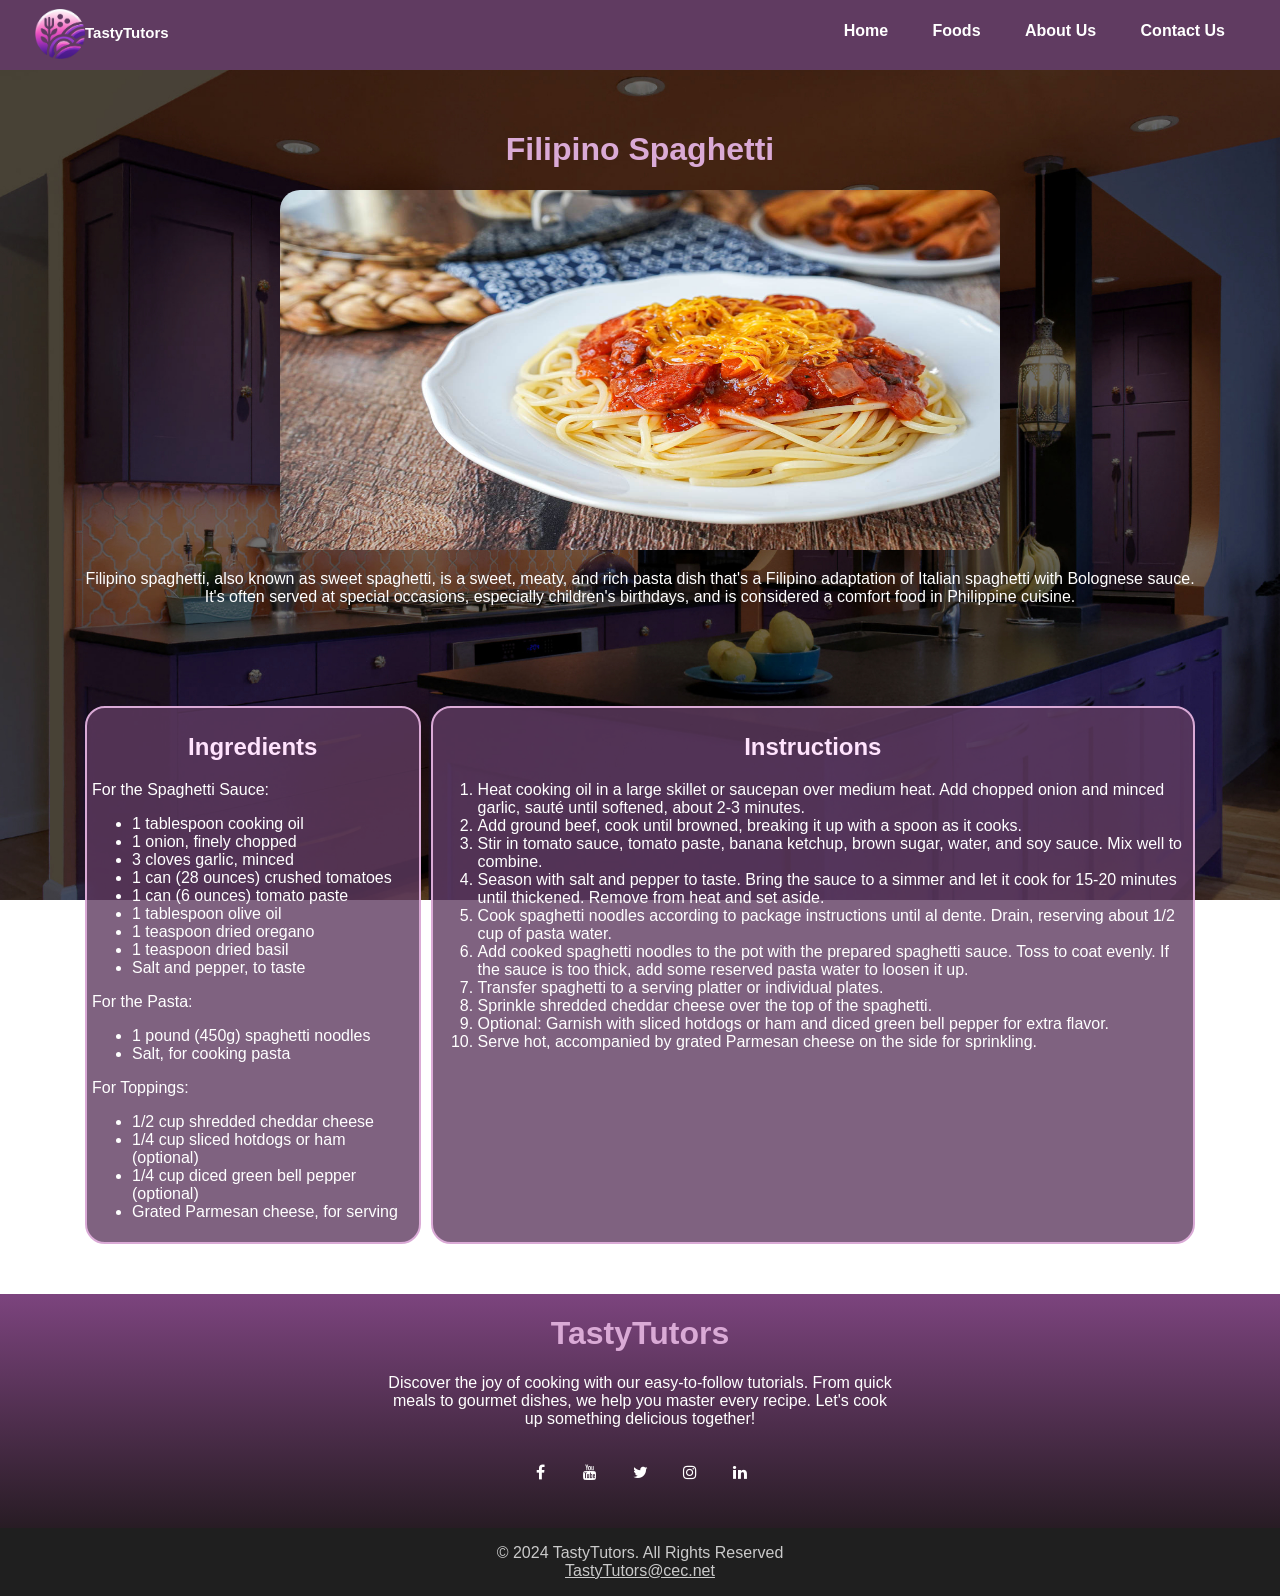
<file: projects/TastyTutors/5filipinospagetti.html>
<!DOCTYPE html>

<html lang="en">
    <head>
        <meta charset="UTF-8">
        <meta name="viewport" content="width=device-width, initial-scale=1.0">
        <link rel="stylesheet" href="https://cdnjs.cloudflare.com/ajax/libs/font-awesome/4.7.0/css/font-awesome.min.css">
        <link rel="stylesheet" href="styles.css">
        <link rel="icon" href="media\icon.png" type="icon/jpg"><!--Butanganan og icon-->
        <title>Filipino Spaghetti</title>
    </head>
    <body background="media/hero image.jpg">
        <nav>
            <div class="header-box">
                <div class="icon-area">
                    <a href="home.html">
                        <div class="icon-button">
                            <img src="media\icon.png" alt="icon"><!--Butanganan og icon-->
                            <p>TastyTutors</p>
                        </div>
                    </a>
                </div>
                <div class="nav-links">
                    <a href="home.html">Home</a>
                    <a href="foods.html">Foods</a>
                    <a href="about.html">About Us</a>
                    <a href="contact.html">Contact Us</a>
                </div>
            </div>
        </nav>
        <main>
            <div class="container">
                <div class="top-area">
                    <h1>Filipino Spaghetti</h1>
                    <img src="media/5.jpg" alt="image of spagetti">
                    <p>Filipino spaghetti, also known as sweet spaghetti, is a sweet, meaty, and rich pasta dish that's a Filipino adaptation of Italian spaghetti with Bolognese sauce. It's often served at special occasions, especially children's birthdays, and is considered a comfort food in Philippine cuisine.</p>
                </div>
                <div class="bottom-area">
                    <div class="box-info1">
                        <h2>Ingredients</h2>
                        <p>For the Spaghetti Sauce:</p>
                        <ul>
                            <li>1 tablespoon cooking oil</li>
                            <li>1 onion, finely chopped</li>
                            <li>3 cloves garlic, minced</li>
                            <li>1 can (28 ounces) crushed tomatoes</li>
                            <li>1 can (6 ounces) tomato paste</li>
                            <li>1 tablespoon olive oil</li>
                            <li>1 teaspoon dried oregano</li>
                            <li>1 teaspoon dried basil</li>
                            <li>Salt and pepper, to taste</li>
                        </ul>
                        <p>For the Pasta:</p>
                        <ul>
                            <li>1 pound (450g) spaghetti noodles</li>
                            <li>Salt, for cooking pasta</li>
                        </ul>
                        <p>For Toppings:</p>
                        <ul>
                            <li>1/2 cup shredded cheddar cheese</li>
                            <li>1/4 cup sliced hotdogs or ham (optional)</li>
                            <li>1/4 cup diced green bell pepper (optional)</li>
                            <li>Grated Parmesan cheese, for serving</li>
                        </ul>
                    </div>
                    <div class="box-info2">
                        <h2>Instructions</h2>
                        <ol>
                            <li>Heat cooking oil in a large skillet or saucepan over medium heat. Add chopped onion and minced garlic, sauté until softened, about 2-3 minutes.</li>
                            <li>Add ground beef, cook until browned, breaking it up with a spoon as it cooks.</li>
                            <li>Stir in tomato sauce, tomato paste, banana ketchup, brown sugar, water, and soy sauce. Mix well to combine.</li>
                            <li>Season with salt and pepper to taste. Bring the sauce to a simmer and let it cook for 15-20 minutes until thickened. Remove from heat and set aside.</li>
                            <li>Cook spaghetti noodles according to package instructions until al dente. Drain, reserving about 1/2 cup of pasta water.</li>
                            <li>Add cooked spaghetti noodles to the pot with the prepared spaghetti sauce. Toss to coat evenly. If the sauce is too thick, add some reserved pasta water to loosen it up.</li>
                            <li>Transfer spaghetti to a serving platter or individual plates.</li>
                            <li>Sprinkle shredded cheddar cheese over the top of the spaghetti.</li>
                            <li>Optional: Garnish with sliced hotdogs or ham and diced green bell pepper for extra flavor.</li>
                            <li>Serve hot, accompanied by grated Parmesan cheese on the side for sprinkling.</li>
                        </ol>
                    </div>
                </div>
            </div>
        </main>
        <footer>
            <div class="footer-container1">
                <h1>TastyTutors</h1>
                <p>Discover the joy of cooking with our easy-to-follow tutorials. From quick meals to gourmet dishes, we help you master every recipe. Let's cook up something delicious together!</p>
                <div class="icon-area">
                    <div class="icon"><a href="#"><p class="fa fa-facebook"></p></a></div>
                    <div class="icon"><a href="#"><p class="fa fa-youtube"></p></a></div>
                    <div class="icon"><a href="#"><p class="fa fa-twitter"></p></a></div>
                    <div class="icon"><a href="#"><p class="fa fa-instagram"></p></a></div>
                    <div class="icon"><a href="#"><p class="fa fa-linkedin"></p></a></div>
                </div>
            </div>
            <div class="footer-container2">
                <p>&copy; 2024 TastyTutors. All Rights Reserved <br/> <a href="mailto: tastytutors@cec.net">TastyTutors@cec.net</a></p>
            </div>
        </footer>
    </body>
</html>
</file>
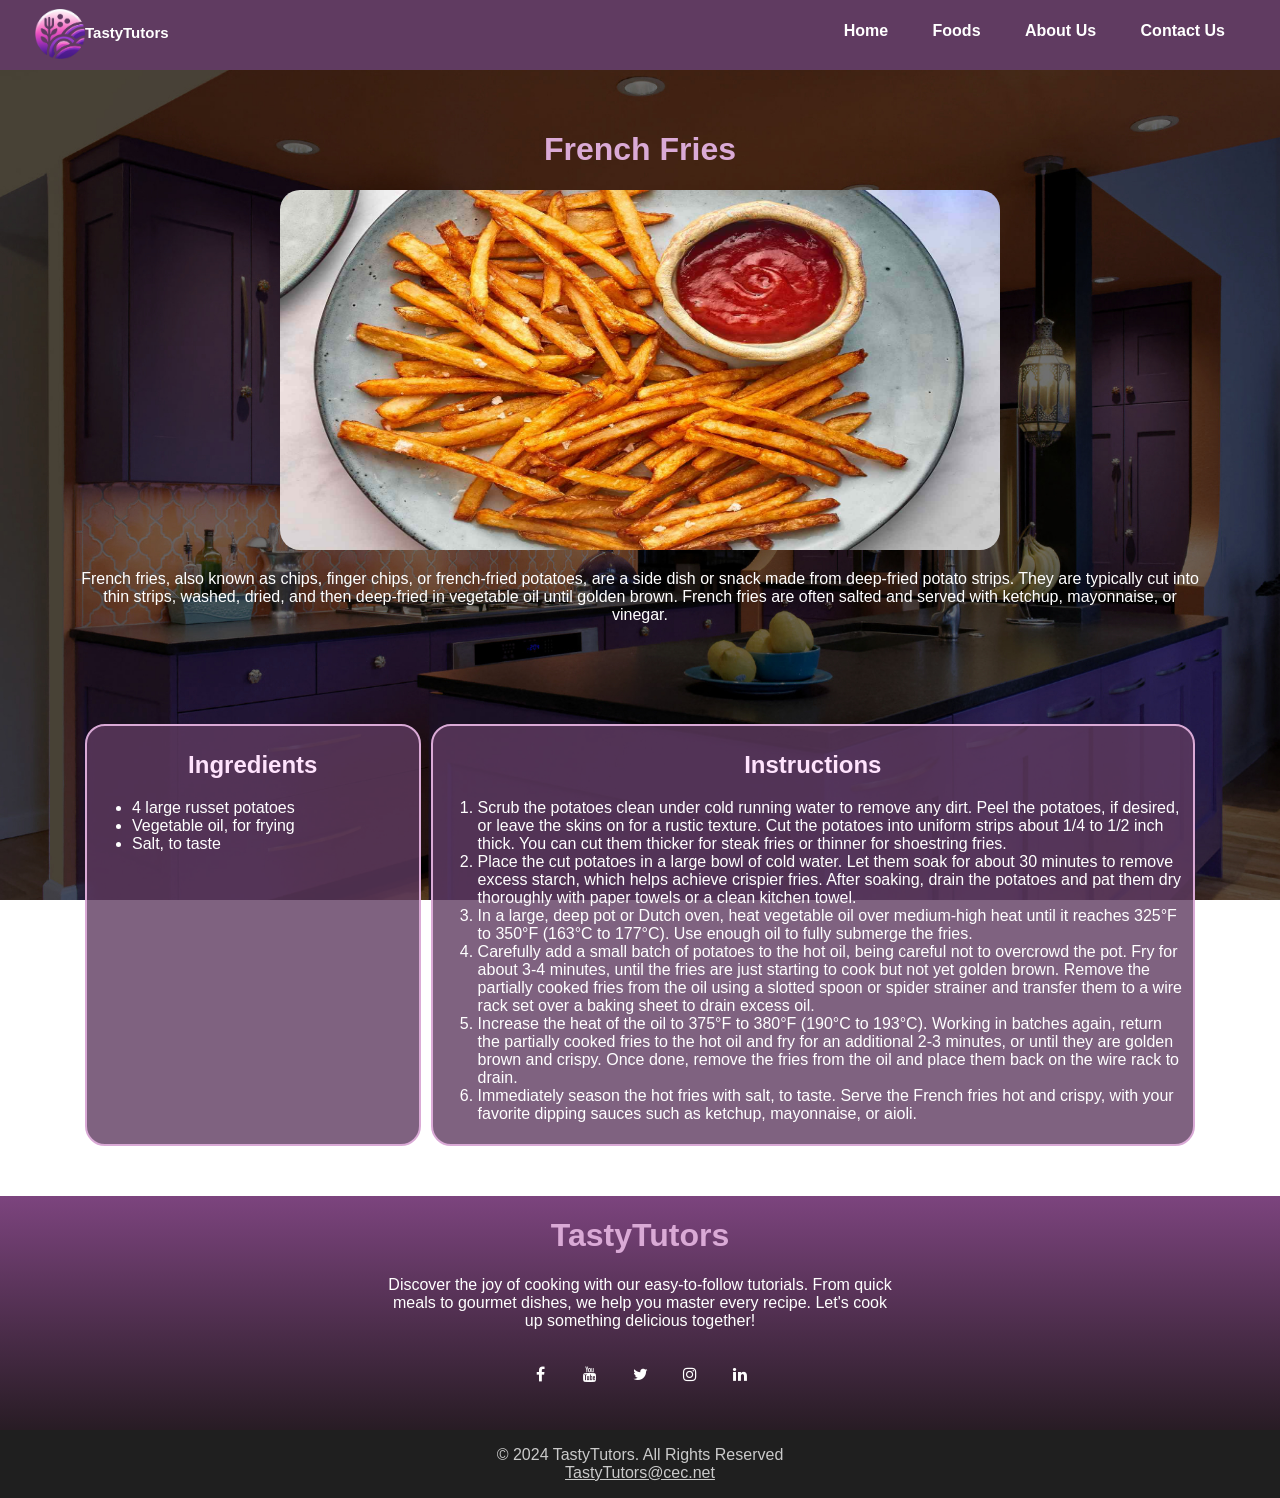
<file: projects/TastyTutors/6frenchfries.html>
<!DOCTYPE html>

<html lang="en">
    <head>
        <meta charset="UTF-8">
        <meta name="viewport" content="width=device-width, initial-scale=1.0">
        <link rel="stylesheet" href="https://cdnjs.cloudflare.com/ajax/libs/font-awesome/4.7.0/css/font-awesome.min.css">
        <link rel="stylesheet" href="styles.css">
        <link rel="icon" href="media\icon.png" type="icon/jpg"><!--Butanganan og icon-->
        <title>French Fries</title>
    </head>
    <body background="media/hero image.jpg">
        <nav>
            <div class="header-box">
                <div class="icon-area">
                    <a href="home.html">
                        <div class="icon-button">
                            <img src="media\icon.png" alt="icon"><!--Butanganan og icon-->
                            <p>TastyTutors</p>
                        </div>
                    </a>
                </div>
                <div class="nav-links">
                    <a href="home.html">Home</a>
                    <a href="foods.html">Foods</a>
                    <a href="about.html">About Us</a>
                    <a href="contact.html">Contact Us</a>
                </div>
            </div>
        </nav>
        <main>
            <div class="container">
                <div class="top-area">
                    <h1>French Fries</h1>
                    <img src="media/6.jpg" alt="image of spagetti">
                    <p>French fries, also known as chips, finger chips, or french-fried potatoes, are a side dish or snack made from deep-fried potato strips. They are typically cut into thin strips, washed, dried, and then deep-fried in vegetable oil until golden brown. French fries are often salted and served with ketchup, mayonnaise, or vinegar.</p>
                </div>
                <div class="bottom-area">
                    <div class="box-info1">
                        <h2>Ingredients</h2>
                        <ul>
                            <li>4 large russet potatoes</li>
                            <li>Vegetable oil, for frying</li>
                            <li>Salt, to taste</li>
                    </div>
                    <div class="box-info2">
                        <h2>Instructions</h2>
                        <ol>
                            <li>Scrub the potatoes clean under cold running water to remove any dirt. Peel the potatoes, if desired, or leave the skins on for a rustic texture. Cut the potatoes into uniform strips about 1/4 to 1/2 inch thick. You can cut them thicker for steak fries or thinner for shoestring fries.</li>
                            <li>Place the cut potatoes in a large bowl of cold water. Let them soak for about 30 minutes to remove excess starch, which helps achieve crispier fries. After soaking, drain the potatoes and pat them dry thoroughly with paper towels or a clean kitchen towel.</li>
                            <li>In a large, deep pot or Dutch oven, heat vegetable oil over medium-high heat until it reaches 325°F to 350°F (163°C to 177°C). Use enough oil to fully submerge the fries.</li>
                            <li>Carefully add a small batch of potatoes to the hot oil, being careful not to overcrowd the pot. Fry for about 3-4 minutes, until the fries are just starting to cook but not yet golden brown. Remove the partially cooked fries from the oil using a slotted spoon or spider strainer and transfer them to a wire rack set over a baking sheet to drain excess oil.</li>
                            <li>Increase the heat of the oil to 375°F to 380°F (190°C to 193°C). Working in batches again, return the partially cooked fries to the hot oil and fry for an additional 2-3 minutes, or until they are golden brown and crispy. Once done, remove the fries from the oil and place them back on the wire rack to drain.</li>
                            <li>Immediately season the hot fries with salt, to taste. Serve the French fries hot and crispy, with your favorite dipping sauces such as ketchup, mayonnaise, or aioli.</li>
                        </ol>
                    </div>
                </div>
            </div>
        </main>
        <footer>
            <div class="footer-container1">
                <h1>TastyTutors</h1>
                <p>Discover the joy of cooking with our easy-to-follow tutorials. From quick meals to gourmet dishes, we help you master every recipe. Let's cook up something delicious together!</p>
                <div class="icon-area">
                    <div class="icon"><a href="#"><p class="fa fa-facebook"></p></a></div>
                    <div class="icon"><a href="#"><p class="fa fa-youtube"></p></a></div>
                    <div class="icon"><a href="#"><p class="fa fa-twitter"></p></a></div>
                    <div class="icon"><a href="#"><p class="fa fa-instagram"></p></a></div>
                    <div class="icon"><a href="#"><p class="fa fa-linkedin"></p></a></div>
                </div>
            </div>
            <div class="footer-container2">
                <p>&copy; 2024 TastyTutors. All Rights Reserved <br/> <a href="mailto: tastytutors@cec.net">TastyTutors@cec.net</a></p>
            </div>
        </footer>
    </body>
</html>
</file>
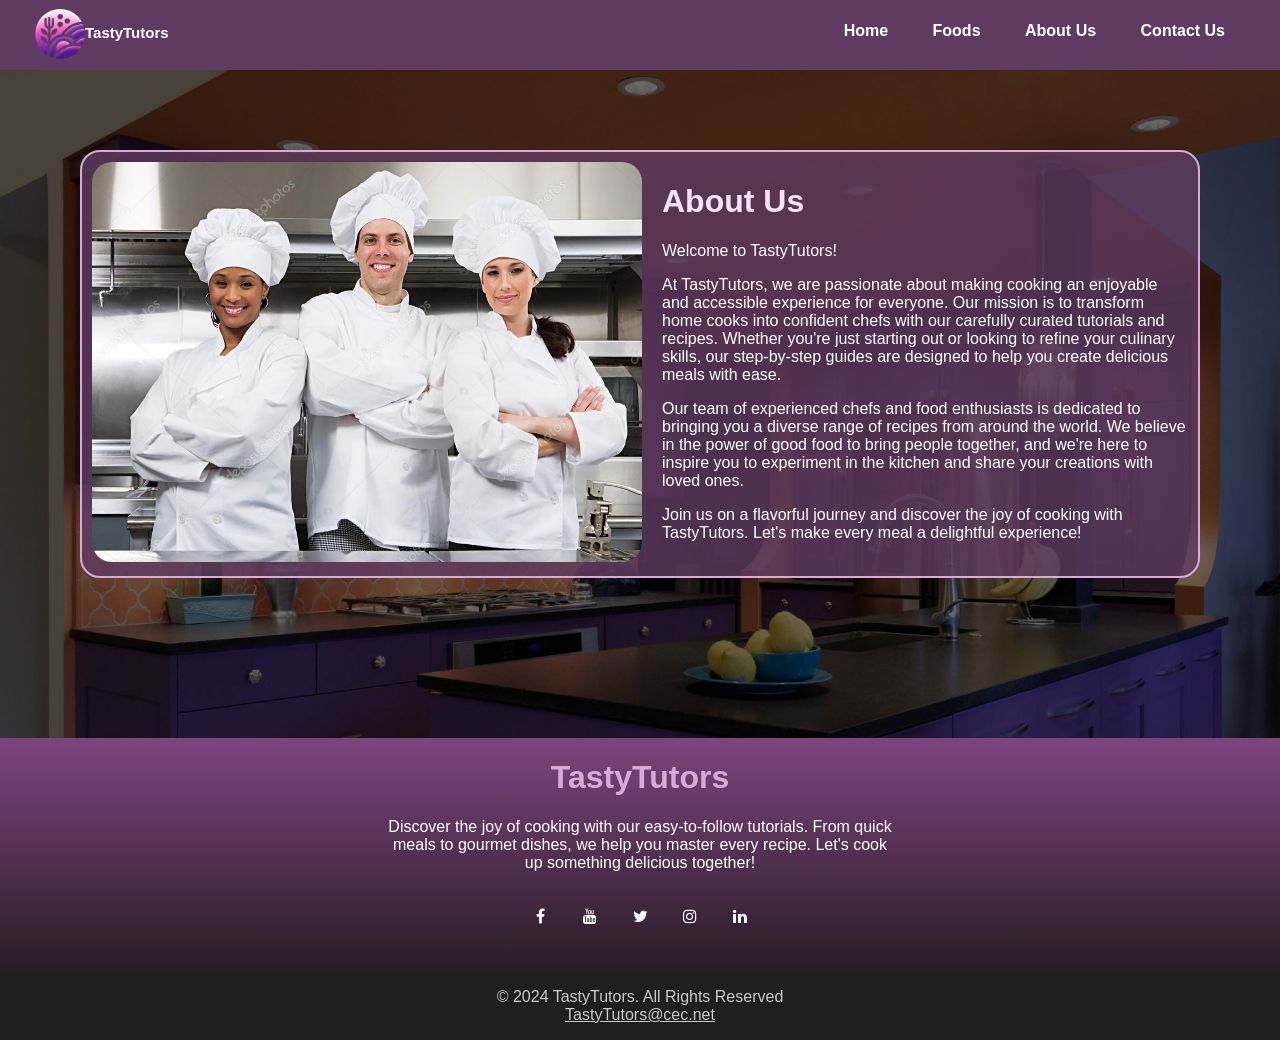
<file: projects/TastyTutors/about.html>
<!DOCTYPE html>

<html lang="en">
    <head>
        <meta charset="UTF-8">
        <meta name="viewport" content="width=device-width, initial-scale=1.0">
        <link rel="stylesheet" href="https://cdnjs.cloudflare.com/ajax/libs/font-awesome/4.7.0/css/font-awesome.min.css">
        <link rel="stylesheet" href="about.css">
        <link rel="icon" href="media\icon.png" type="icon/jpg"><!--Butanganan og icon-->
        <title>About Us</title>
    </head>
    <body background="media/hero image.jpg">
        <nav>
            <div class="header-box">
                <div class="icon-area">
                    <a href="home.html">
                        <div class="icon-button">
                            <img src="media\icon.png" alt="icon"><!--Butanganan og icon-->
                            <p>TastyTutors  </p>
                        </div>
                    </a>
                </div>
                <div class="nav-links">
                    <a href="home.html">Home</a>
                    <a href="foods.html">Foods</a>
                    <a href="about.html">About Us</a>
                    <a href="contact.html">Contact Us</a>
                </div>
            </div>
        </nav>
        <main>
            <div class="container">
                <div class="about-container">
                    <div class="area-left">
                        <img src="media/about pic.jpg" alt="image of chefs">
                    </div>
                    <div class="area-right">
                        <h1>About Us</h1>
                        <p>Welcome to TastyTutors!</p>
                        <p>At TastyTutors, we are passionate about making cooking an enjoyable and accessible experience for everyone. Our mission is to transform home cooks into confident chefs with our carefully curated tutorials and recipes. Whether you're just starting out or looking to refine your culinary skills, our step-by-step guides are designed to help you create delicious meals with ease.</p>
                        <p>Our team of experienced chefs and food enthusiasts is dedicated to bringing you a diverse range of recipes from around the world. We believe in the power of good food to bring people together, and we're here to inspire you to experiment in the kitchen and share your creations with loved ones.</p>
                        <p>Join us on a flavorful journey and discover the joy of cooking with TastyTutors. Let's make every meal a delightful experience!</p>
                    </div>
                </div>
            </div>
        </main>
        <footer>
            <div class="footer-container1">
                <h1>TastyTutors</h1>
                <p>Discover the joy of cooking with our easy-to-follow tutorials. From quick meals to gourmet dishes, we help you master every recipe. Let's cook up something delicious together!</p>
                <div class="icon-area">
                    <div class="icon"><a href="#"><p class="fa fa-facebook"></p></a></div>
                    <div class="icon"><a href="#"><p class="fa fa-youtube"></p></a></div>
                    <div class="icon"><a href="#"><p class="fa fa-twitter"></p></a></div>
                    <div class="icon"><a href="#"><p class="fa fa-instagram"></p></a></div>
                    <div class="icon"><a href="#"><p class="fa fa-linkedin"></p></a></div>
                </div>
            </div>
            <div class="footer-container2">
                <p>&copy; 2024 TastyTutors. All Rights Reserved <br/> <a href="mailto: tastytutors@cec.net">TastyTutors@cec.net</a></p>
            </div>
        </footer>
    </body>
</html>
</file>
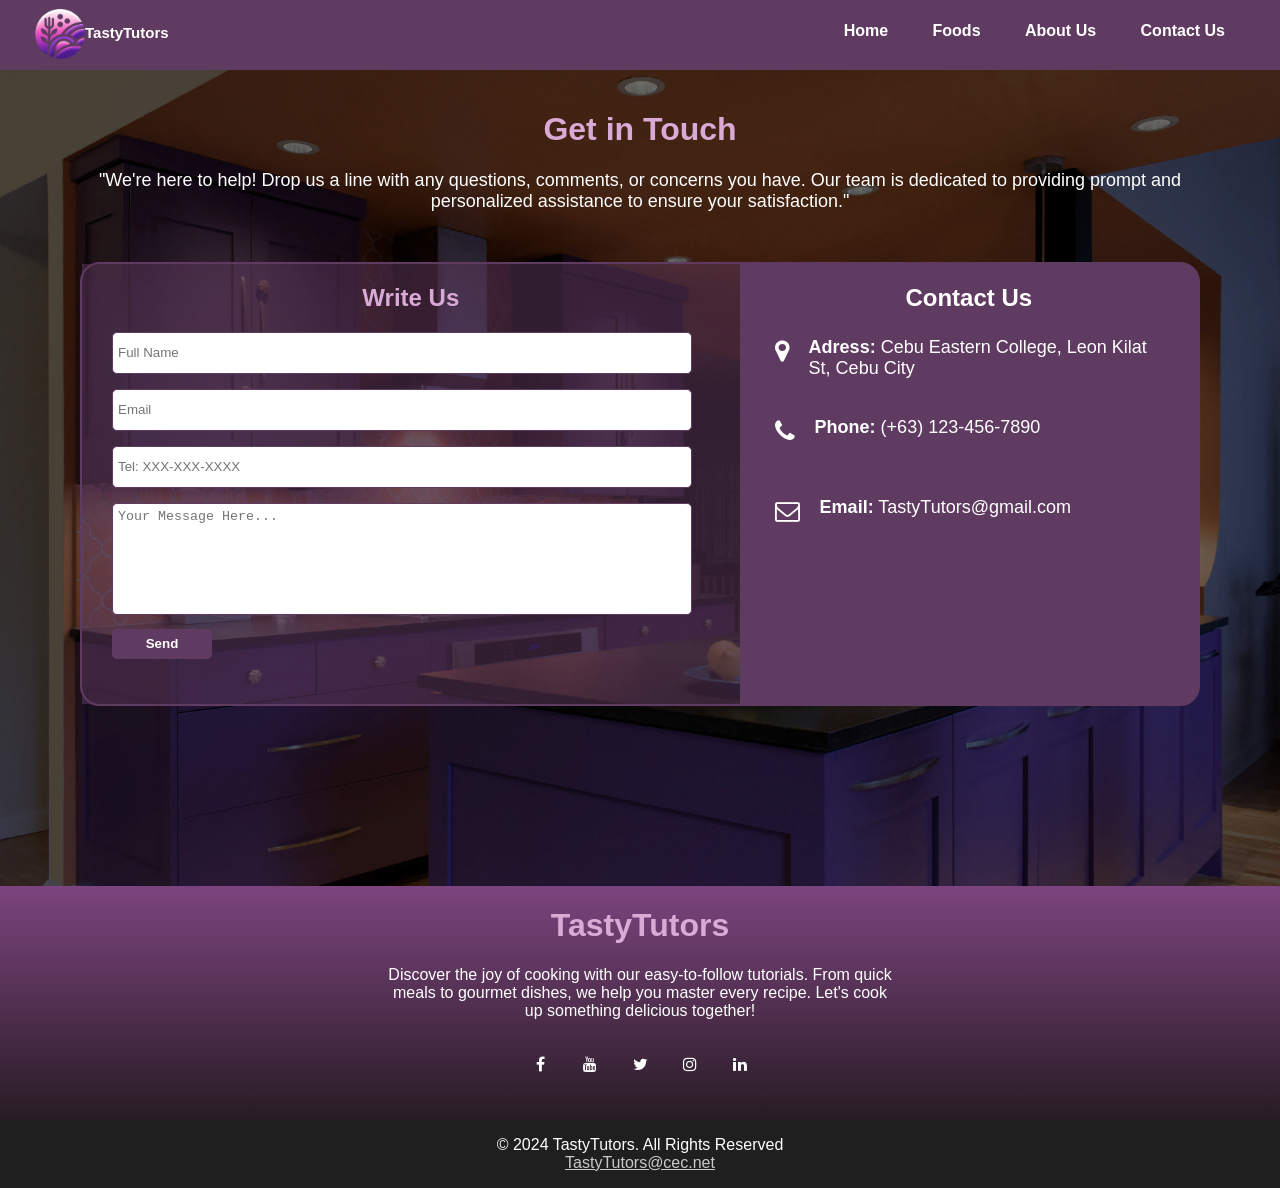
<file: projects/TastyTutors/contact.html>
<!DOCTYPE html>

<html lang="en">
    <head>
        <meta charset="UTF-8">
        <meta name="viewport" content="width=device-width, initial-scale=1.0">
        <link rel="stylesheet" href="https://cdnjs.cloudflare.com/ajax/libs/font-awesome/4.7.0/css/font-awesome.min.css">
        <link rel="stylesheet" href="contactstyles.css">
        <link rel="icon" href="media\icon.png" type="icon/jpg"><!--Butanganan og icon-->
        <title>Contact Us</title>
    </head>
    <body background="media/hero image.jpg">
        <nav>
            <div class="header-box">
                <div class="icon-area">
                    <a href="home.html">
                        <div class="icon-button">
                            <img src="media\icon.png" alt="icon"><!--Butanganan og icon-->
                            <p>TastyTutors</p>
                        </div>
                    </a>
                </div>
                <div class="nav-links">
                    <a href="home.html">Home</a>
                    <a href="foods.html">Foods</a>
                    <a href="about.html">About Us</a>
                    <a href="contact.html">Contact Us</a>
                </div>
            </div>
        </nav>
        <main>
            <div class="container">
                <div class="contactHeader">
                    <h1>Get in Touch</h1>
                    <p>"We're here to help! Drop us a line with any questions, comments, or concerns you have. Our team is dedicated to providing prompt and personalized assistance to ensure your satisfaction."</p>
                </div>
                <div class="borderBox">
                    <div class="box1">
                        <h2>Write Us</h2>
                        <form action="https://api.web3forms.com/submit" method="POST">
                            <input type="hidden" name="access_key" value="02a45f92-80ad-4834-80b6-744d3ac25152">
                            <input type="text" name="name" placeholder="Full Name" required><br/>
                            <input type="email" name="email" placeholder="Email" required><br/>
                            <input type="tel" name="tel" placeholder="Tel: XXX-XXX-XXXX" required><br/>
                            <textarea name="meesage" placeholder="Your Message Here..." required></textarea><br/>
                            <input type="submit" id="submitButton" value="Send">
                        </form>
                    </div>
                    <div class="box2">
                        <h2>Contact Us</h2>
                        <div class="Adress">
                            <div class="contacts">
                                <div class="contactIcon">
                                    <i class="fa fa-map-marker" aria-hidden="true"></i>
                                </div>
                                <div class="contactinfo">
                                    <p><b>Adress:</b> Cebu Eastern College, Leon Kilat St, Cebu City</p>
                                </div>
                            </div>
                            <div class="contacts">
                                <div class="contactIcon">
                                    <i class="fa fa-phone" aria-hidden="true"></i>
                                </div>
                                <div class="contactinfo">
                                    <p><b>Phone:</b> (+63) 123-456-7890</p>
                                </div>
                            </div>
                            <div class="contacts">
                                <div class="contactIcon">
                                    <i class="fa fa-envelope-o" aria-hidden="true"></i>
                                </div>
                                <div class="contactinfo">
                                    <p><b>Email:</b><a href="mailto: tastytutors@gmail.com"> TastyTutors@gmail.com</a></p>
                                </div>
                            </div>
                        </div>
                    </div>
                </div>
            </div>
        </main>
        <footer>
            <div class="footer-container1">
                <h1>TastyTutors</h1>
                <p>Discover the joy of cooking with our easy-to-follow tutorials. From quick meals to gourmet dishes, we help you master every recipe. Let's cook up something delicious together!</p>
                <div class="icon-area">
                    <div class="icon"><a href="#"><p class="fa fa-facebook"></p></a></div>
                    <div class="icon"><a href="#"><p class="fa fa-youtube"></p></a></div>
                    <div class="icon"><a href="#"><p class="fa fa-twitter"></p></a></div>
                    <div class="icon"><a href="#"><p class="fa fa-instagram"></p></a></div>
                    <div class="icon"><a href="#"><p class="fa fa-linkedin"></p></a></div>
                </div>
            </div>
            <div class="footer-container2">
                <p>&copy; 2024 TastyTutors. All Rights Reserved <br/> <a href="mailto: tastytutors@cec.net">TastyTutors@cec.net</a></p>
            </div>
        </footer>
    </body>
</html>
</file>
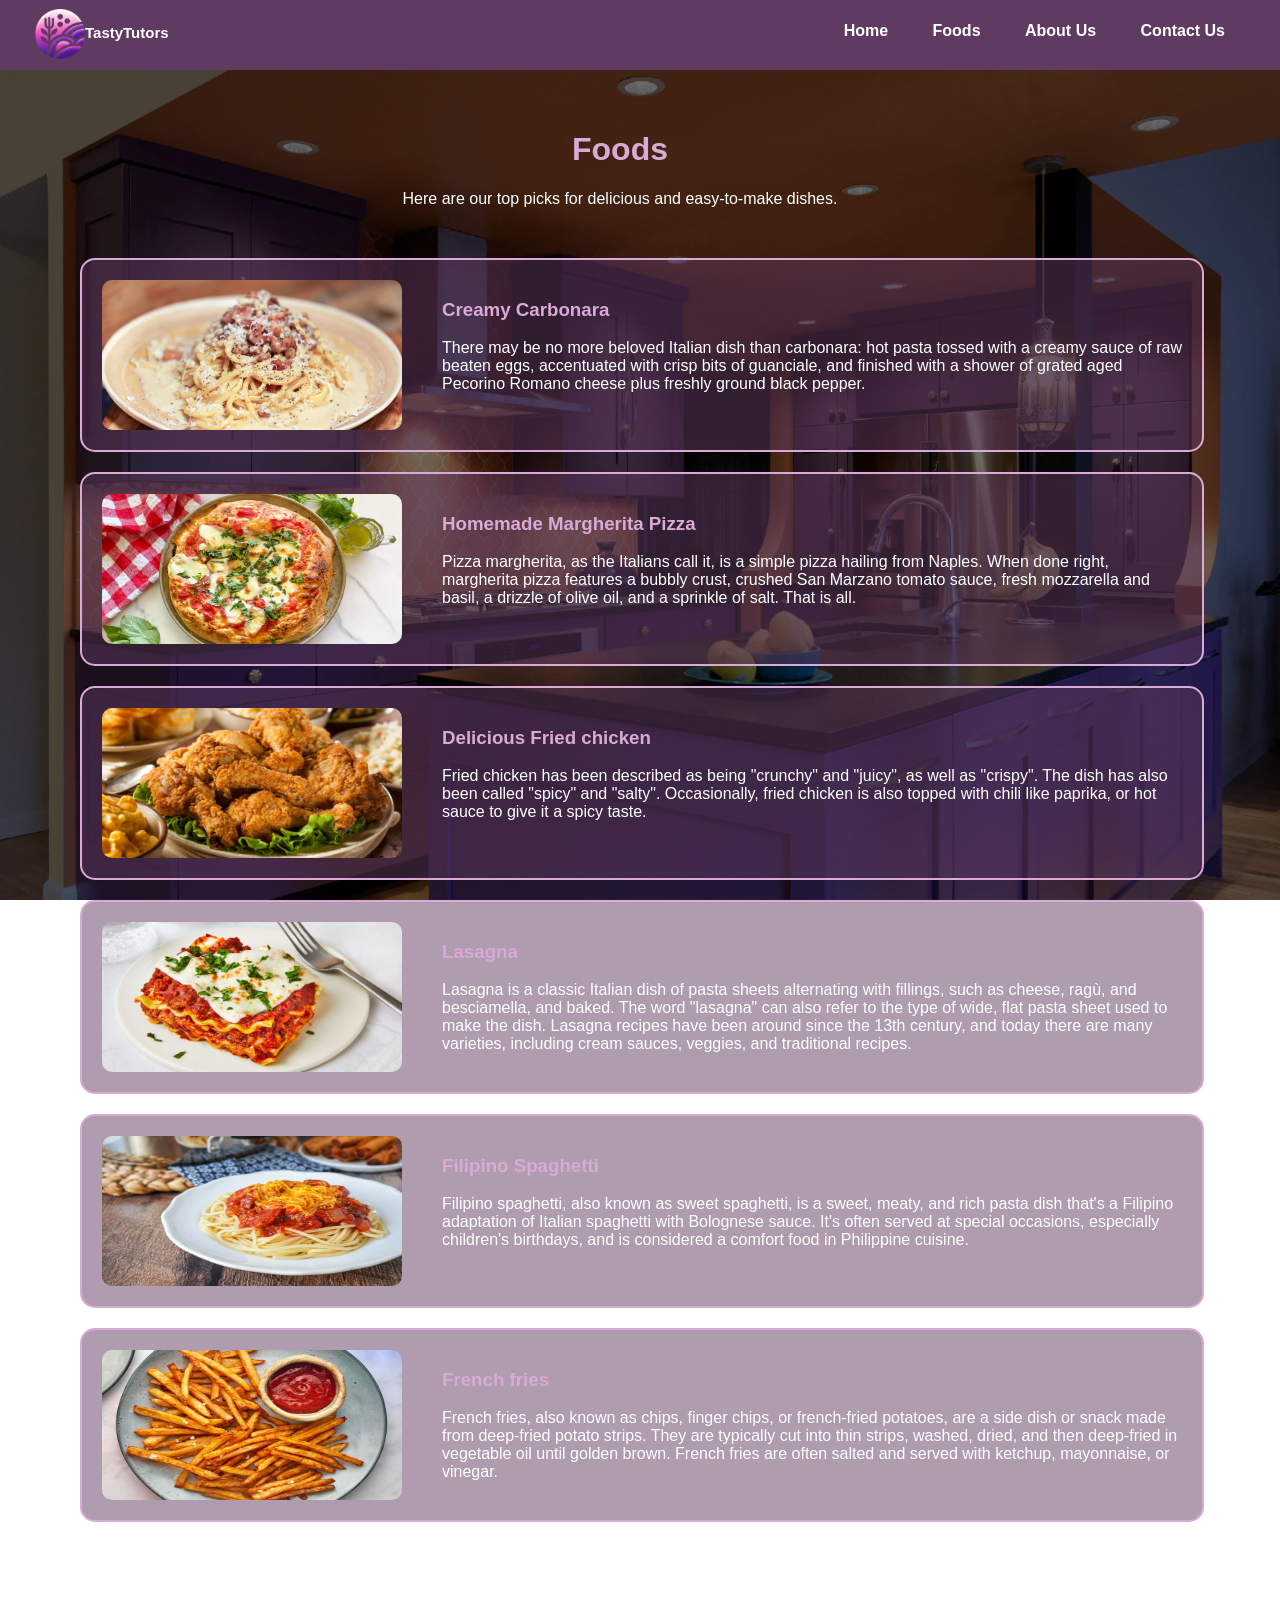
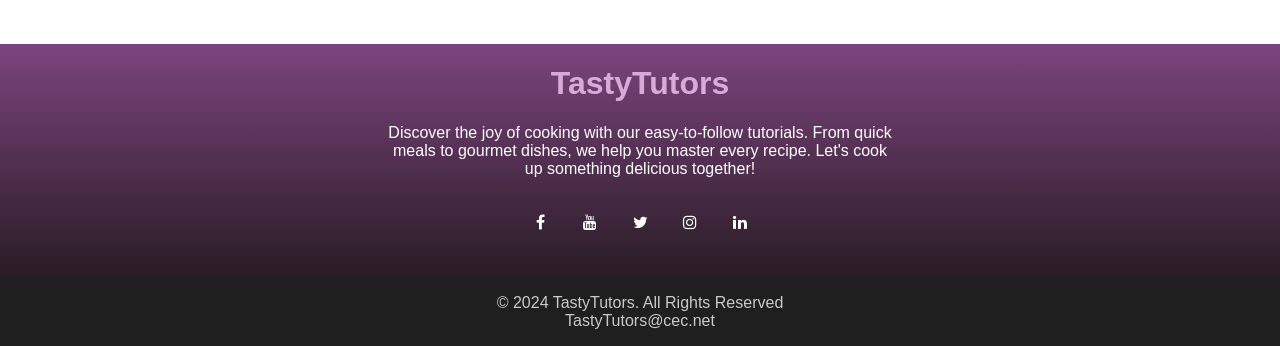
<file: projects/TastyTutors/foods.html>
<!DOCTYPE html>

<html lang="en">
    <head>
        <meta charset="UTF-8">
        <meta name="viewport" content="width=device-width, initial-scale=1.0">
        <link rel="stylesheet" href="https://cdnjs.cloudflare.com/ajax/libs/font-awesome/4.7.0/css/font-awesome.min.css">
        <link rel="stylesheet" href="foodstyles.css">
        <link rel="icon" href="media\icon.png" type="icon/jpg"><!--Butanganan og icon-->
        <title>Foods</title>
    </head>
    <body background="media/hero image.jpg">
        <nav>
            <div class="header-box">
                <div class="icon-area">
                    <a href="home.html">
                        <div class="icon-button">
                            <img src="media\icon.png" alt="icon"><!--Butanganan og icon-->
                            <p>TastyTutors</p>
                        </div>
                    </a>
                </div>
                <div class="nav-links">
                    <a href="home.html">Home</a>
                    <a href="foods.html">Foods</a>
                    <a href="about.html">About Us</a>
                    <a href="contact.html">Contact Us</a>
                </div>  
            </div>
        </nav>
        <main>
            <div class="container">
                <div class="header-area">
                    <h1>Foods</h1>
                    <p>Here are our top picks for delicious and easy-to-make dishes.</p>
                </div>
                <div class="foods-list">
                    <a href="1carbonara.html">
                        <div class="food-item">
                            <div class="image-area">
                                <img src="media/1.webp" alt="Image of carbonara">
                            </div>
                            <div class="description-area">
                                <h3>Creamy Carbonara</h3>
                                <p>There may be no more beloved Italian dish than carbonara: hot pasta tossed with a creamy sauce of raw beaten eggs, accentuated with crisp bits of guanciale, and finished with a shower of grated aged Pecorino Romano cheese plus freshly ground black pepper.</p>
                            </div>
                        </div>
                    </a>
                    <a href="2homemademargherita Pizza.html">
                        <div class="food-item">
                            <div class="image-area">
                                <img src="media/2.jpg" alt="Image of margherita pizza">
                            </div>
                            <div class="description-area">
                                <h3>Homemade Margherita Pizza</h3>
                                <p>Pizza margherita, as the Italians call it, is a simple pizza hailing from Naples. When done right, margherita pizza features a bubbly crust, crushed San Marzano tomato sauce, fresh mozzarella and basil, a drizzle of olive oil, and a sprinkle of salt. That is all.</p>
                            </div>
                        </div>
                    </a>
                    <a href="3friedchicken.html">
                        <div class="food-item">
                            <div class="image-area">
                                <img src="media/3.jpg" alt="Image of a delicious fried chicken">
                            </div>
                            <div class="description-area">
                                <h3>Delicious Fried chicken</h3>
                                <p>Fried chicken has been described as being "crunchy" and "juicy", as well as "crispy". The dish has also been called "spicy" and "salty". Occasionally, fried chicken is also topped with chili like paprika, or hot sauce to give it a spicy taste.</p>
                            </div>
                        </div>
                    </a>
                    <a href="4lasagna.html">
                        <div class="food-item">
                            <div class="image-area">
                                <img src="media/4.jpg" alt="Image of lasagna">
                            </div>
                            <div class="description-area">
                                <h3>Lasagna</h3>
                                <p>Lasagna is a classic Italian dish of pasta sheets alternating with fillings, such as cheese, ragù, and besciamella, and baked. The word "lasagna" can also refer to the type of wide, flat pasta sheet used to make the dish. Lasagna recipes have been around since the 13th century, and today there are many varieties, including cream sauces, veggies, and traditional recipes.</p>
                            </div>
                        </div>
                    </a>
                    <a href="5filipinospagetti.html">
                        <div class="food-item">
                            <div class="image-area">
                                <img src="media/5.jpg" alt="Image of spaghetti">
                            </div>
                            <div class="description-area">
                                <h3>Filipino Spaghetti</h3>
                                <p>Filipino spaghetti, also known as sweet spaghetti, is a sweet, meaty, and rich pasta dish that's a Filipino adaptation of Italian spaghetti with Bolognese sauce. It's often served at special occasions, especially children's birthdays, and is considered a comfort food in Philippine cuisine.</p>
                            </div>
                        </div>
                    </a>
                    <a href="6frenchfries.html">
                        <div class="food-item">
                            <div class="image-area">
                                <img src="media/6.jpg" alt="Image of french fries">
                            </div>
                            <div class="description-area">
                                <h3>French fries</h3>
                                <p>French fries, also known as chips, finger chips, or french-fried potatoes, are a side dish or snack made from deep-fried potato strips. They are typically cut into thin strips, washed, dried, and then deep-fried in vegetable oil until golden brown. French fries are often salted and served with ketchup, mayonnaise, or vinegar.</p>
                            </div>
                        </div>
                    </a>
                    <div class="coming-soon-area">
                        <h3>More foods coming soon...</h3>
                    </div>
                </div>
            </div>
        </main>
        <footer>
            <div class="footer-container1">
                <h1>TastyTutors</h1>
                <p>Discover the joy of cooking with our easy-to-follow tutorials. From quick meals to gourmet dishes, we help you master every recipe. Let's cook up something delicious together!</p>
                <div class="icon-area">
                    <div class="icon"><a href="#"><p class="fa fa-facebook"></p></a></div>
                    <div class="icon"><a href="#"><p class="fa fa-youtube"></p></a></div>
                    <div class="icon"><a href="#"><p class="fa fa-twitter"></p></a></div>
                    <div class="icon"><a href="#"><p class="fa fa-instagram"></p></a></div>
                    <div class="icon"><a href="#"><p class="fa fa-linkedin"></p></a></div>
                </div>
            </div>
            <div class="footer-container2">
                <p>&copy; 2024 TastyTutors. All Rights Reserved <br/> <a href="mailto: tastytutors@cec.net">TastyTutors@cec.net</a></p>
            </div>
        </footer>
    </body>
</html>
</file>
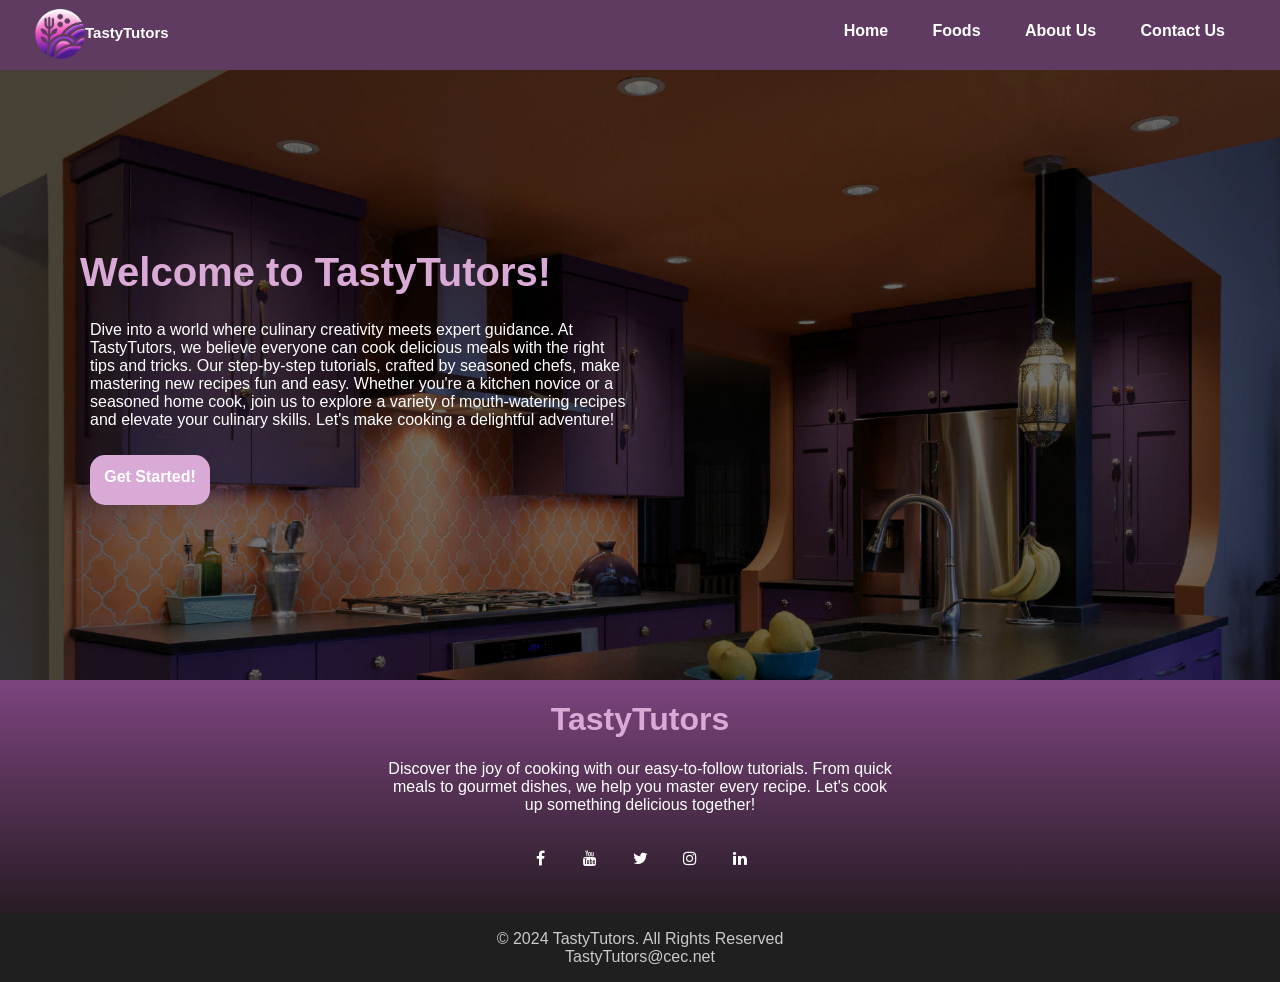
<file: projects/TastyTutors/home.html>
<!DOCTYPE html>

<html lang="en">
    <head>
        <meta charset="UTF-8">
        <meta name="viewport" content="width=device-width, initial-scale=1.0">
        <link rel="stylesheet" href="https://cdnjs.cloudflare.com/ajax/libs/font-awesome/4.7.0/css/font-awesome.min.css">
        <link rel="stylesheet" href="homestyles.css">
        <link rel="icon" href="media\icon.png" type="icon/jpg"><!--Butanganan og icon-->
        <title>Tasty Tutors</title>
    </head>
    <body background="media/hero image.jpg">
        <nav>
            <div class="header-box">
                <div class="icon-area">
                    <a href="home.html">
                        <div class="icon-button">
                            <img src="media\icon.png" alt="icon"><!--Butanganan og icon-->
                            <p>TastyTutors</p>
                        </div>
                    </a>
                </div>
                <div class="nav-links">
                    <a href="home.html">Home</a>
                    <a href="foods.html">Foods</a>
                    <a href="about.html">About Us</a>
                    <a href="contact.html">Contact Us</a>
                </div>
            </div>
        </nav>
        <main>
            <div class="container">
                <div class="introduction">
                    <h1>Welcome to TastyTutors!</h1>
                    <p>Dive into a world where culinary creativity meets expert guidance. At TastyTutors, we believe everyone can cook delicious meals with the right tips and tricks. Our step-by-step tutorials, crafted by seasoned chefs, make mastering new recipes fun and easy. Whether you're a kitchen novice or a seasoned home cook, join us to explore a variety of mouth-watering recipes and elevate your culinary skills. Let's make cooking a delightful adventure!</p>
                    <a href="foods.html">
                        <div class="bttn">
                            <p>Get Started!</p>
                        </div>
                    </a>
                </div>
            </div>
        </main>
        <footer>
            <div class="footer-container1">
                <h1>TastyTutors</h1>
                <p>Discover the joy of cooking with our easy-to-follow tutorials. From quick meals to gourmet dishes, we help you master every recipe. Let's cook up something delicious together!</p>
                <div class="icon-area">
                    <div class="icon"><a href="#"><p class="fa fa-facebook"></p></a></div>
                    <div class="icon"><a href="#"><p class="fa fa-youtube"></p></a></div>
                    <div class="icon"><a href="#"><p class="fa fa-twitter"></p></a></div>
                    <div class="icon"><a href="#"><p class="fa fa-instagram"></p></a></div>
                    <div class="icon"><a href="#"><p class="fa fa-linkedin"></p></a></div>
                </div>
            </div>
            <div class="footer-container2">
                <p>&copy; 2024 TastyTutors. All Rights Reserved <br/> <a href="mailto: tastytutors@cec.net">TastyTutors@cec.net</a></p>
            </div>
        </footer>
    </body>
</html>
</file>
<file: css/style.css>
/* ==========================================================================
   Axl Jake M. Batoon — Portfolio
   Mobile-first styles. Theme values live in :root for easy customization.
   ========================================================================== */

:root {
  /* Layout */
  --max-width: 1080px;
  --header-h: 64px;

  /* Colors */
  --bg: #f7f8fb;
  --surface: #ffffff;
  --text: #1a1c23;
  --muted: #5a6072;
  --border: #e5e7ef;
  --accent: #4f46e5;
  --accent-strong: #4338ca;
  --accent-soft: #eef0ff;
  --accent-contrast: #ffffff;
  --footer-bg: #14161f;
  --footer-text: #c7cbd8;

  /* Shape & depth */
  --radius: 14px;
  --radius-sm: 10px;
  --shadow: 0 10px 30px rgba(24, 28, 48, 0.08);

  /* Type */
  --font: system-ui, -apple-system, "Segoe UI", Roboto, Helvetica, Arial, sans-serif;
}

/* --- Reset / base -------------------------------------------------------- */
*,
*::before,
*::after {
  box-sizing: border-box;
}

html {
  scroll-behavior: smooth;
  scroll-padding-top: var(--header-h);
}

body {
  margin: 0;
  font-family: var(--font);
  color: var(--text);
  background: var(--bg);
  line-height: 1.65;
  -webkit-font-smoothing: antialiased;
}

img {
  max-width: 100%;
  height: auto;
  display: block;
}

a {
  color: var(--accent);
  text-decoration: none;
}

a:hover {
  text-decoration: underline;
}

ul {
  list-style: none;
  margin: 0;
  padding: 0;
}

h1,
h2,
h3 {
  line-height: 1.2;
}

:focus-visible {
  outline: 3px solid var(--accent);
  outline-offset: 2px;
  border-radius: 4px;
}

/* --- Layout helpers ------------------------------------------------------ */
.container {
  width: min(100% - 2rem, var(--max-width));
  margin-inline: auto;
}

.section {
  padding: clamp(3rem, 8vw, 5.5rem) 0;
}

.section--alt {
  background: var(--surface);
}

.section__title {
  font-size: clamp(1.5rem, 4vw, 2rem);
  margin: 0 0 0.5rem;
}

.section__lead {
  color: var(--muted);
  margin: 0 0 2rem;
  max-width: 60ch;
}

/* --- Skip link ----------------------------------------------------------- */
.skip-link {
  position: absolute;
  left: -9999px;
  top: 0;
  z-index: 100;
  background: var(--accent);
  color: var(--accent-contrast);
  padding: 0.6rem 1rem;
  border-radius: 0 0 var(--radius-sm) 0;
}

.skip-link:focus {
  left: 0;
}

/* --- Header & navigation ------------------------------------------------- */
.site-header {
  position: sticky;
  top: 0;
  z-index: 50;
  background: rgba(247, 248, 251, 0.85);
  backdrop-filter: blur(10px);
  border-bottom: 1px solid var(--border);
}

.nav {
  display: flex;
  align-items: center;
  justify-content: space-between;
  min-height: var(--header-h);
}

.nav__logo {
  font-weight: 700;
  font-size: 1.05rem;
  color: var(--text);
}

.nav__logo:hover {
  text-decoration: none;
  color: var(--accent);
}

.nav__toggle {
  display: flex;
  flex-direction: column;
  gap: 4px;
  padding: 0.5rem;
  background: none;
  border: 0;
  cursor: pointer;
}

.nav__toggle-bar {
  width: 22px;
  height: 2px;
  background: var(--text);
  border-radius: 2px;
  transition: transform 0.25s ease, opacity 0.25s ease;
}

.nav__menu {
  position: absolute;
  top: var(--header-h);
  left: 0;
  right: 0;
  display: grid;
  gap: 0;
  padding: 0.5rem 1rem 1rem;
  background: var(--surface);
  border-bottom: 1px solid var(--border);
  opacity: 0;
  visibility: hidden;
  transform: translateY(-8px);
  transition: opacity 0.2s ease, transform 0.2s ease, visibility 0.2s ease;
}

.nav__menu.is-open {
  opacity: 1;
  visibility: visible;
  transform: none;
}

.nav__menu a {
  display: block;
  padding: 0.75rem 0.5rem;
  color: var(--text);
  border-radius: var(--radius-sm);
}

.nav__menu a:hover {
  background: var(--accent-soft);
  text-decoration: none;
}

.nav__menu a.is-active {
  color: var(--accent);
  font-weight: 600;
}

/* --- Hero ---------------------------------------------------------------- */
.hero {
  padding-top: clamp(2rem, 6vw, 4rem);
}

.hero__inner {
  display: grid;
  gap: 2rem;
  align-items: center;
}

.hero__eyebrow {
  margin: 0 0 0.5rem;
  font-size: 0.78rem;
  font-weight: 700;
  letter-spacing: 0.12em;
  text-transform: uppercase;
  color: var(--accent);
}

.hero h1 {
  margin: 0 0 1rem;
  font-size: clamp(2rem, 7vw, 3.2rem);
}

.hero__intro {
  margin: 0 0 1.6rem;
  max-width: 56ch;
  font-size: 1.06rem;
  color: var(--muted);
}

.hero__actions {
  display: flex;
  flex-wrap: wrap;
  gap: 0.75rem;
}

.hero__inner > * {
  min-width: 0;
}

.hero__media img {
  width: 100%;
  max-width: 320px;
  margin-inline: auto;
  border-radius: var(--radius);
  box-shadow: var(--shadow);
}

/* --- Buttons ------------------------------------------------------------- */
.btn {
  display: inline-block;
  padding: 0.7rem 1.25rem;
  border-radius: 999px;
  font-size: 0.95rem;
  font-weight: 600;
  transition: transform 0.15s ease, background 0.2s ease, color 0.2s ease,
    border-color 0.2s ease;
}

.btn:hover {
  text-decoration: none;
  transform: translateY(-1px);
}

.btn--primary {
  background: var(--accent);
  color: var(--accent-contrast);
}

.btn--primary:hover {
  background: var(--accent-strong);
  color: var(--accent-contrast);
}

.btn--ghost {
  background: var(--surface);
  color: var(--text);
  border: 1px solid var(--border);
}

.btn--ghost:hover {
  border-color: var(--accent);
  color: var(--accent);
}

/* --- About --------------------------------------------------------------- */
.about__grid {
  display: grid;
  gap: 1.25rem;
  color: var(--muted);
}

.about__grid p {
  margin: 0;
}

/* --- Skills -------------------------------------------------------------- */
.skills__grid {
  display: grid;
  gap: 1rem;
  grid-template-columns: 1fr;
}

.skill-card {
  padding: 1.4rem;
  background: var(--surface);
  border: 1px solid var(--border);
  border-radius: var(--radius);
  box-shadow: var(--shadow);
}

.skill-card h3 {
  margin: 0 0 0.4rem;
  font-size: 1.05rem;
}

.skill-card p {
  margin: 0;
  font-size: 0.94rem;
  color: var(--muted);
}

/* --- Projects ------------------------------------------------------------ */
.projects__grid {
  display: grid;
  gap: 1.25rem;
  grid-template-columns: 1fr;
}

.project-card {
  display: flex;
  flex-direction: column;
  overflow: hidden;
  background: var(--surface);
  border: 1px solid var(--border);
  border-radius: var(--radius);
  box-shadow: var(--shadow);
}

.project-card img {
  width: 100%;
  aspect-ratio: 16 / 10;
  object-fit: cover;
  background: var(--accent-soft);
}

.project-card__body {
  display: flex;
  flex: 1;
  flex-direction: column;
  gap: 0.6rem;
  padding: 1.2rem;
}

.project-card__body h3 {
  margin: 0;
  font-size: 1.1rem;
}

.project-card__body p {
  margin: 0;
  font-size: 0.94rem;
  color: var(--muted);
}

.project-card__role strong {
  color: var(--text);
}

.project-card__links {
  display: flex;
  flex-wrap: wrap;
  gap: 0.25rem 1rem;
  margin-top: auto;
}

.project-card__link {
  font-size: 0.9rem;
  font-weight: 600;
}

.project-card__link--muted {
  color: var(--muted);
}

.project-card__link--muted:hover {
  color: var(--accent);
}

.project-card__link--soon {
  margin-top: auto;
  color: var(--muted);
  font-weight: 500;
  font-style: italic;
}

code {
  font-family: ui-monospace, SFMono-Regular, Menlo, Consolas, monospace;
  font-size: 0.88em;
  padding: 0.1em 0.35em;
  background: var(--accent-soft);
  border-radius: 5px;
}

/* --- Contact ------------------------------------------------------------- */
.contact__list {
  display: grid;
  gap: 0.75rem;
}

.contact__list a {
  font-weight: 600;
  word-break: break-word;
}

/* --- Footer -------------------------------------------------------------- */
.site-footer {
  background: var(--footer-bg);
  color: var(--footer-text);
  padding: 2rem 0;
  font-size: 0.92rem;
}

.site-footer p {
  margin: 0;
}

.site-footer__inner {
  display: flex;
  flex-direction: column;
  gap: 0.4rem;
  align-items: center;
  text-align: center;
}

/* ==========================================================================
   Responsive breakpoints
   ========================================================================== */
@media (min-width: 720px) {
  .nav__toggle {
    display: none;
  }

  .nav__menu {
    position: static;
    display: flex;
    gap: 0.25rem;
    padding: 0;
    background: transparent;
    border: 0;
    opacity: 1;
    visibility: visible;
    transform: none;
  }

  .nav__menu a {
    padding: 0.5rem 0.85rem;
  }

  .hero__inner {
    grid-template-columns: 1.4fr 1fr;
  }

  .hero__media img {
    max-width: none;
  }

  .about__grid {
    grid-template-columns: 1fr 1fr;
    gap: 2rem;
  }

  .projects__grid {
    grid-template-columns: repeat(2, 1fr);
  }

  .site-footer__inner {
    flex-direction: row;
    justify-content: space-between;
    text-align: left;
  }
}

@media (min-width: 900px) {
  .skills__grid {
    grid-template-columns: repeat(4, 1fr);
  }
}

@media (min-width: 1000px) {
  .projects__grid {
    grid-template-columns: repeat(3, 1fr);
  }
}

/* --- Respect reduced-motion preferences ---------------------------------- */
@media (prefers-reduced-motion: reduce) {
  html {
    scroll-behavior: auto;
  }

  *,
  *::before,
  *::after {
    transition: none !important;
    animation: none !important;
  }
}
</file>
<file: projects/2-player-pvp/style.css>
body, html {
    margin: 0;
    padding: 0;
    height: 100%;
    overflow: hidden;
    font-family: 'Arial', sans-serif;
    background-color: #121212;
    color: #fff;
    display: flex;
    justify-content: center;
    align-items: center;
    flex-direction: column;
}

.game-container {
    position: relative;
    margin-top: 50px;
    margin-bottom: 50px;
}

#gameCanvas {
    background-color: #000;
    border: 2px solid #fff;
    display: block;
}

.overlay {
    position: absolute;
    top: 0;
    left: 0;
    width: 100%;
    height: 100%;
    background-color: rgba(0, 0, 0, 0.8);
    display: flex;
    flex-direction: column;
    justify-content: center;
    align-items: center;
    text-align: center;
    z-index: 100;
}

.overlay h1 {
    font-size: 3rem;
    margin-bottom: 20px;
}

.overlay p {
    font-size: 1.2rem;
    max-width: 600px;
    line-height: 1.5;
}

.button {
    padding: 10px 20px;
    font-size: 1.5rem;
    cursor: pointer;
    border: 2px solid #fff;
    background-color: transparent;
    color: #fff;
    text-transform: uppercase;
    margin-top: 20px;
    transition: background-color 0.3s, color 0.3s;
}

.button:hover {
    background-color: #fff;
    color: #000;
}

#lobbyOverlay {
    display: none;
}

#lobbyOverlay h1 {
    margin-bottom: 40px;
}

#lobbyOverlay .player-status {
    display: flex;
    justify-content: center;
    gap: 50px;
}

#lobbyOverlay .player-status .dot {
    width: 30px;
    height: 30px;
    border-radius: 50%;
    background-color: #666;
    transition: background-color 0.3s;
    margin-left: auto;
    margin-right: auto;
}

#lobbyOverlay .player-status .dot.ready-true {
    background-color: #4CAF50;
}

#lobbyOverlay .controls {
    margin-top: 40px;
    font-size: 1.1rem;
}

#lobbyOverlay .controls p {
    margin: 5px 0;
}

#countdownOverlay {
    display: none;
}

#countdownText {
    font-size: 8rem;
    font-weight: bold;
}

#gameOverOverlay {
    display: none;
}

#gameUI {
    position: absolute;
    top: 10px;
    left: 10px;
    right: 10px;
    display: flex;
    justify-content: space-between;
    pointer-events: none;
    z-index: 50;
}

.health-bar {
    display: flex;
    gap: 5px;
    align-items: center;
}

.heart {
    font-size: 2rem;
    text-shadow: 1px 1px 2px #000;
    animation: pulse 1s infinite;
}

.player-label {
    font-size: 1.8rem;
    font-weight: bold;
    text-shadow: 1px 1px 2px #000;
    animation: pulse 1s infinite;
    margin: 0;
}

.heart.p2 {
    order: -1;
}

@keyframes pulse {
    0% { transform: scale(1); }
    50% { transform: scale(1.1); }
    100% { transform: scale(1); }
}
</file>
<file: projects/TastyTutors/styles.css>
body {
    margin: 0;
    padding: 0;
    font-family: 'Segoe UI', Tahoma, Geneva, Verdana, sans-serif;
    background-position: center;
    background-size: cover;
    background-attachment: fixed;
}

/*nav area*/

nav {
    background-color: #603b61;
    width: 100%;
    height: 70px;
}

.header-box {
    padding: 5px;
    margin: 0 30px 0 30px;
    display: flex;
    flex-direction: row;
    justify-content: space-between;
}

.icon-area {
    display: flex;
    align-items: center;
    height: 50px;
    padding-top: 4px;
}

.icon-button {
    display: flex;
    flex-direction: row;
}

.icon-button p {
    font-weight: bold;
    font-size: 15px;
    color: #fff;
    text-decoration: none;
    text-align: center;
}

.icon-area a{
    text-decoration: none;
}

.icon-area img {
    width: 50px;
    height: 50px;
}

.nav-links {
    margin-top: 17px;
}

.nav-links a{
    text-decoration: none;
    font-weight: bold;
    color: #fff;
    margin: 0 10px 0 10px;
    padding: 10px;
    border-radius: 25px;
    transition: 0.5s;
}

.nav-links a:hover {
    background-color: #2b1e25;
}

/*Body Area*/

.container {
    padding-top: 40px;
    padding-left: 80px;
    padding-right: 80px;
    margin-bottom: 50px;
}

.top-area {
    text-align: center;
    margin-bottom: 100px;
}

.top-area h1 {
    color: #daaad6  ;
}

.top-area p {
    color: #fff;
}

.top-area img {
    height: 360px;
    width: 720px;
    border-radius: 20px;
}

.bottom-area {
    display: flex;
    flex-direction: row;
}

.bottom-area h2{
    color: #ffe3fd;
    text-align: center;
}

.bottom-area li {
    color: #fff;
}

.box-info1 {
    width: 30%;
    border: 2px solid #daaad6;
    background-color: rgb(96, 59, 97, .80);
    border-radius: 20px;
    margin-left: 5px;
    margin-right: 5px;
    padding: 5px;
}
.box-info1 p {
    color: #fff;
}

.box-info2 {
    width: 70%;
    border: 2px solid #daaad6;
    background-color: rgb(96, 59, 97, .80);
    border-radius: 20px;
    margin-left: 5px;
    margin-right: 5px;
    padding: 5px;
}

/*footer area*/
footer {
    background-image: linear-gradient(#7c447e, #22191e);
    width: 100%;
    height: 250px;
    display: flex;
    flex-direction: column;
    align-items: center;
}

.footer-container1 {
    width: 40%;
    text-align: center;
    margin-bottom: 30px;
}

.footer-container1 h1 {
    color: #daaad6;
}

.footer-container1 p {
    color: #fff;
}

.footer-container1 .icon-area {
    display: flex;
    flex-direction: row;
    justify-content: center;
}

.footer-container1 .icon-area .icon {
    height: 50px;
    width: 50px;
    color: #ffe3fd;
    border-radius: 25px;
    transition: 0.5s;
}

.footer-container1 .icon-area .icon:hover{
    background-color: #daaad6;
}

.footer-container2 {
    background-color: #1f1f1f;
    width: 100%;
    text-align: center;
    color: #cacaca;
}

.footer-container2 a {
    color: #cacaca;
}
</file>
<file: projects/TastyTutors/about.css>
body {
    margin: 0;
    padding: 0;
    font-family: 'Segoe UI', Tahoma, Geneva, Verdana, sans-serif;
    background-position: center;
    background-size: cover;
    background-attachment: fixed;
}

/*nav area*/

nav {
    background-color: #603b61;
    width: 100%;
    height: 70px;
}

.header-box {
    padding: 5px;
    margin: 0 30px 0 30px;
    display: flex;
    flex-direction: row;
    justify-content: space-between;
}

.icon-area {
    display: flex;
    align-items: center;
    height: 50px;
    padding-top: 4px;
}

.icon-button {
    display: flex;
    flex-direction: row;
}

.icon-button p {
    font-weight: bold;
    font-size: 15px;
    color: #fff;
    text-decoration: none;
    text-align: center;
}

.icon-area a{
    text-decoration: none;
}

.icon-area img {
    width: 50px;
    height: 50px;
}

.nav-links {
    margin-top: 17px;
}

.nav-links a{
    text-decoration: none;
    font-weight: bold;
    color: #fff;
    margin: 0 10px 0 10px;
    padding: 10px;
    border-radius: 25px;
    transition: 0.5s;
}

.nav-links a:hover {
    background-color: #2b1e25;
}

/*Body Area*/

.container {
    padding: 80px;
    margin-bottom: 80px;
}

.about-container {
    background-color: rgb(96, 59, 97, .80);
    display: flex;
    flex-direction: row;
    border-radius: 20px;
    border: 2px solid #daaad6;
}

.area-left img{
    height: 400px;
    width: 550px;
    border-radius: 20px;
}

.area-left {
    padding: 10px;
}

.area-right {
    padding: 10px;
}

.area-right h1{
    color: #ffe3fd
}

.area-right p {
    color: #fff;
}

/*footer area*/
footer {
    background-image: linear-gradient(#7c447e, #22191e);
    width: 100%;
    height: 250px;
    display: flex;
    flex-direction: column;
    align-items: center;
}

.footer-container1 {
    width: 40%;
    text-align: center;
    margin-bottom: 30px;
}

.footer-container1 h1 {
    color: #daaad6;
}

.footer-container1 p {
    color: #fff;
}

.footer-container1 .icon-area {
    display: flex;
    flex-direction: row;
    justify-content: center;
}

.footer-container1 .icon-area .icon {
    height: 50px;
    width: 50px;
    color: #ffe3fd;
    border-radius: 25px;
    transition: 0.5s;
}

.footer-container1 .icon-area .icon:hover{
    background-color: #daaad6;
}

.footer-container2 {
    background-color: #1f1f1f;
    width: 100%;
    text-align: center;
    color: #cacaca;
}

.footer-container2 a {
    color: #cacaca;
}
</file>
<file: projects/TastyTutors/contactstyles.css>
body {
    margin: 0;
    padding: 0;
    font-family: 'Segoe UI', Tahoma, Geneva, Verdana, sans-serif;
    background-position: center;
    background-size: cover;
    background-attachment: fixed;
}

/*nav area*/

nav {
    background-color: #603b61;
    width: 100%;
    height: 70px;
}

.header-box {
    padding: 5px;
    margin: 0 30px 0 30px;
    display: flex;
    flex-direction: row;
    justify-content: space-between;
}

.icon-area {
    display: flex;
    align-items: center;
    height: 50px;
    padding-top: 4px;
}

.icon-button {
    display: flex;
    flex-direction: row;
}

.icon-button p {
    font-weight: bold;
    font-size: 15px;
    color: #fff;
    text-decoration: none;
    text-align: center;
}

.icon-area a{
    text-decoration: none;
}

.icon-area img {
    width: 50px;
    height: 50px;
}

.nav-links {
    margin-top: 17px;
}

.nav-links a{
    text-decoration: none;
    font-weight: bold;
    color: #fff;
    margin: 0 10px 0 10px;
    padding: 10px;
    border-radius: 25px;
    transition: 0.5s;
}

.nav-links a:hover {
    background-color: #2b1e25;
}

/*Body Area*/

.container {
    padding: 20px 80px 80px 80px;
    margin-bottom: 100px;
}

.contactHeader p {
    font-size: 18px;
    color: #fff;
    font-weight: 0;
    margin-bottom: 50px;
    text-align: center;
}

.contactHeader h1 {
    text-align: center;
    color: #daaad6;
}

.contactinfo a{
    text-decoration: none;
    color: #fff;
}

.borderBox {
    border: solid 2px #603b61;
    border-radius: 20px;
    display: flex;
}

.borderBox h2 {
    text-align: center;
}

.box1 {
    width: 60%;
    padding-left: 30px;
    padding-right: 30px;
    padding-bottom: 30px;
    background-color: rgb(96, 59, 97, .50);
}

.box2  {
    width: 40%;
    background-color: #603b61;
    border-top-right-radius: 15px;
    border-bottom-right-radius: 15px;
    padding-left: 30px;
    padding-right: 30px;
    padding-bottom: 30px;
}   

.box1 h2{
    color: #daaad6
}

.box2 h2, p, i{
    color: #fff;
}

.contacts {
    padding: 5px;
    margin-bottom: 20px;
    display: flex;
    align-content: center;
}

.contacts a {
    font-size: 18px;
}

.contactIcon {
    height: 50px;
    font-size: 25px;
    text-align: center
}

.Adress p {
    font-size: 18px;
    margin: 0;
    margin-left: 20px;
    text-align: left;
}

input{
    border-radius: 5px;
    border: solid 1.5px #603b61;
    width: 95%;
    height: 30px;
    margin-bottom: 15px;
    padding: 5px;

}

textarea{
    border-radius: 5px;
    border: solid 1.5px #603b61;
    width: 95%;
    height: 100px;
    padding: 5px;
    resize: none;
}

#submitButton {
    margin-top: 10px;
    width: 100px;
    background-color: #603b61;
    color: #fff;
    font-weight: bold;
    border: none;
}

#submitButton:hover{
    background-color: #daaad6;
    transition: all 0.3s ease-in-out;
}


/*footer area*/
footer {
    background-image: linear-gradient(#7c447e, #22191e);
    width: 100%;
    height: 250px;
    display: flex;
    flex-direction: column;
    align-items: center;
}

.footer-container1 {
    width: 40%;
    text-align: center;
    margin-bottom: 30px;
}

.footer-container1 h1 {
    color: #daaad6;
}

.footer-container1 p {
    color: #fff;
}

.footer-container1 .icon-area {
    display: flex;
    flex-direction: row;
    justify-content: center;
}

.footer-container1 .icon-area .icon {
    height: 50px;
    width: 50px;
    color: #ffe3fd;
    border-radius: 25px;
    transition: 0.5s;
}

.footer-container1 .icon-area .icon:hover{
    background-color: #daaad6;
}

.footer-container2 {
    background-color: #1f1f1f;
    width: 100%;
    text-align: center;
    color: #cacaca;
}

.footer-container2 a {
    color: #cacaca;
}
</file>
<file: projects/TastyTutors/foodstyles.css>
body {
    margin: 0;
    padding: 0;
    font-family: 'Segoe UI', Tahoma, Geneva, Verdana, sans-serif;
    background-position: center;
    background-size: cover;
    background-attachment: fixed;
}

/*nav area*/

nav {
    background-color: #603b61;
    width: 100%;
    height: 70px;
}

.header-box {
    padding: 5px;
    margin: 0 30px 0 30px;
    display: flex;
    flex-direction: row;
    justify-content: space-between;
}

.icon-area {
    display: flex;
    align-items: center;
    height: 50px;
    padding-top: 4px;
}

.icon-button {
    display: flex;
    flex-direction: row;
}

.icon-button p {
    font-weight: bold;
    font-size: 15px;
    color: #fff;
    text-decoration: none;
    text-align: center;
}

.icon-area a{
    text-decoration: none;
}

.icon-area img {
    width: 50px;
    height: 50px;
}

.nav-links {
    margin-top: 17px;
}

.nav-links a{
    text-decoration: none;
    font-weight: bold;
    color: #fff;
    margin: 0 10px 0 10px;
    padding: 10px;
    border-radius: 25px;
    transition: 0.5s;
}

.nav-links a:hover {
    background-color: #2b1e25;
}

/*Body Area*/

.container {
    padding-top: 40px;
    padding-left: 80px;
    padding-right: 120px;
    margin-bottom: 50px;
}

.header-area {
    text-align: center;
    margin-bottom: 50px;
}

.header-area h1 {
    color: #daaad6;
}

.header-area p {
    color: #fff;
}

.food-list {
    display: flex;
    flex-direction: column;
}

a {
    text-decoration: none;
}

.food-item {
    width: 100%;
    height: 150px;
    display: flex;
    flex-direction: row;
    border: 2px solid #daaad6;
    background-color: rgb(96, 59, 97, 0.50);
    border-radius: 15px;
    padding: 20px;
    margin-bottom: 20px;
    transition: 0.5s;
}

.food-item:hover {
    background-color: rgb(96, 59, 97, .80);
    border: 2px solid #fff;
}

.food-item img {
    height: 150px;
    width: 300px;
    border-radius: 10px;
}

.description-area {
    margin-left: 40px;
}

.description-area h3 {
    color: #daaad6;
}

.description-area p {
    color: #fff;
}

.coming-soon-area{
    font-family: "Sacramento", cursive;
    margin-top: 50px;
    color: #fff;
    text-align: center;
}

/*footer area*/
footer {
    background-image: linear-gradient(#7c447e, #22191e);
    width: 100%;
    height: 250px;
    display: flex;
    flex-direction: column;
    align-items: center;
}

.footer-container1 {
    width: 40%;
    text-align: center;
    margin-bottom: 30px;
}

.footer-container1 h1 {
    color: #daaad6;
}

.footer-container1 p {
    color: #fff;
}

.footer-container1 .icon-area {
    display: flex;
    flex-direction: row;
    justify-content: center;
}

.footer-container1 .icon-area .icon {
    height: 50px;
    width: 50px;
    color: #ffe3fd;
    border-radius: 25px;
    transition: 0.5s;
}

.footer-container1 .icon-area .icon:hover{
    background-color: #daaad6;
}

.footer-container2 {
    background-color: #1f1f1f;
    width: 100%;
    text-align: center;
    color: #cacaca;
}

.footer-container2 a {
    color: #cacaca;
}
</file>
<file: projects/TastyTutors/homestyles.css>
body {
    margin: 0;
    padding: 0;
    font-family: 'Segoe UI', Tahoma, Geneva, Verdana, sans-serif;
    background-position: center;
    background-size: cover;
    background-attachment: fixed;
}

/*nav area*/

nav {
    background-color: #603b61;
    width: 100%;
    height: 70px;
}

.header-box {
    padding: 5px;
    margin: 0 30px 0 30px;
    display: flex;
    flex-direction: row;
    justify-content: space-between;
}

.icon-area {
    display: flex;
    align-items: center;
    height: 50px;
    padding-top: 4px;
}

.icon-button {
    display: flex;
    flex-direction: row;
}

.icon-button p {
    font-weight: bold;
    font-size: 15px;
    color: #fff;
    text-decoration: none;
    text-align: center;
}

.icon-area a{
    text-decoration: none;
}

.icon-area img {
    width: 50px;
    height: 50px;
}

.nav-links {
    margin-top: 17px;
}

.nav-links a{
    text-decoration: none;
    font-weight: bold;
    color: #fff;
    margin: 0 10px 0 10px;
    padding: 10px;
    border-radius: 25px;
    transition: 0.5s;
}

.nav-links a:hover {
    background-color: #2b1e25;
}

/*Body Area*/

.container {
    padding: 80px;
    margin-bottom: 150px
}

.introduction {
    margin-top: 100px;
    width: 50%;
    height: 200px;
}

.introduction h1 {
    color: #daaad6;
    font-size: 2.5rem;
    margin: 0;
}

.introduction p{
    padding: 10px;
    color: #fff;
}

.bttn {
    width: 120px;
    height: 50px;
    background-color: #daaad6;
    border-radius: 15px;
    margin-left: 10px;
    transition: 0.5s;
}

.bttn p {
    padding-top: 13px;
    text-align: center;
    font-weight: bold;
}

a {
    text-decoration: none;
}

.bttn:hover {
    background-color: #603b61;
    
}

/*footer area*/
footer {
    background-image: linear-gradient(#7c447e, #22191e);
    width: 100%;
    height: 250px;
    display: flex;
    flex-direction: column;
    align-items: center;
}

.footer-container1 {
    width: 40%;
    text-align: center;
    margin-bottom: 30px;
}

.footer-container1 h1 {
    color: #daaad6;
}

.footer-container1 p {
    color: #fff;
}

.footer-container1 .icon-area {
    display: flex;
    flex-direction: row;
    justify-content: center;
}

.footer-container1 .icon-area .icon {
    height: 50px;
    width: 50px;
    color: #ffe3fd;
    border-radius: 25px;
    transition: 0.5s;
}

.footer-container1 .icon-area .icon:hover{
    background-color: #daaad6;
}

.footer-container2 {
    background-color: #1f1f1f;
    width: 100%;
    text-align: center;
    color: #cacaca;
}

.footer-container2 a {
    color: #cacaca;
}
</file>
